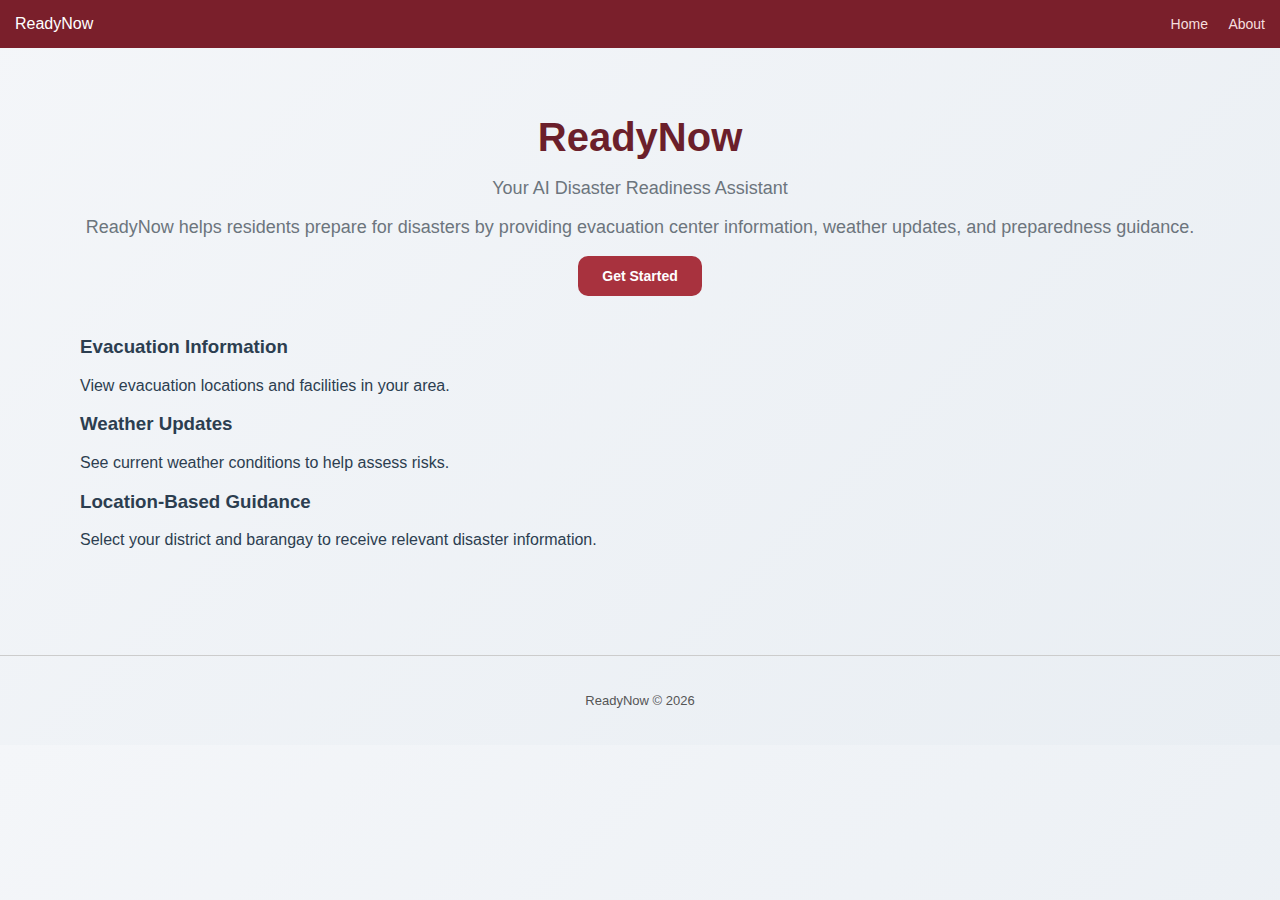
<file: index.html>
<!DOCTYPE html>
<html lang="en">

<head>
<meta charset="UTF-8">
<title>ReadyNow</title>

<link href="https://fonts.googleapis.com/css2?family=Inter:wght@300;400;500;600;700&family=Poppins:wght@500;600;700&display=swap" rel="stylesheet">

<link rel="stylesheet" href="style.css">

</head>

<body>


<header class="main-header">

<div class="logo">ReadyNow</div>

<nav>
<a href="index.html">Home</a>
<a href="about.html">About</a>
</nav>

</header>


<main class="page-container">


<section class="hero">

<h1>ReadyNow</h1>

<p>Your AI Disaster Readiness Assistant</p>

<p>
ReadyNow helps residents prepare for disasters by providing evacuation center information,
weather updates, and preparedness guidance.
</p>

<a href="selection.html">
<button>Get Started</button>
</a>

</section>


<section class="feature-grid">

<div class="feature-card">

<h3>Evacuation Information</h3>

<p>
View evacuation locations and facilities in your area.
</p>

</div>


<div class="feature-card">

<h3>Weather Updates</h3>

<p>
See current weather conditions to help assess risks.
</p>

</div>


<div class="feature-card">

<h3>Location-Based Guidance</h3>

<p>
Select your district and barangay to receive relevant disaster information.
</p>

</div>

</section>


</main>


<footer>

<p>ReadyNow © 2026</p>

</footer>


</body>

</html>
</file>
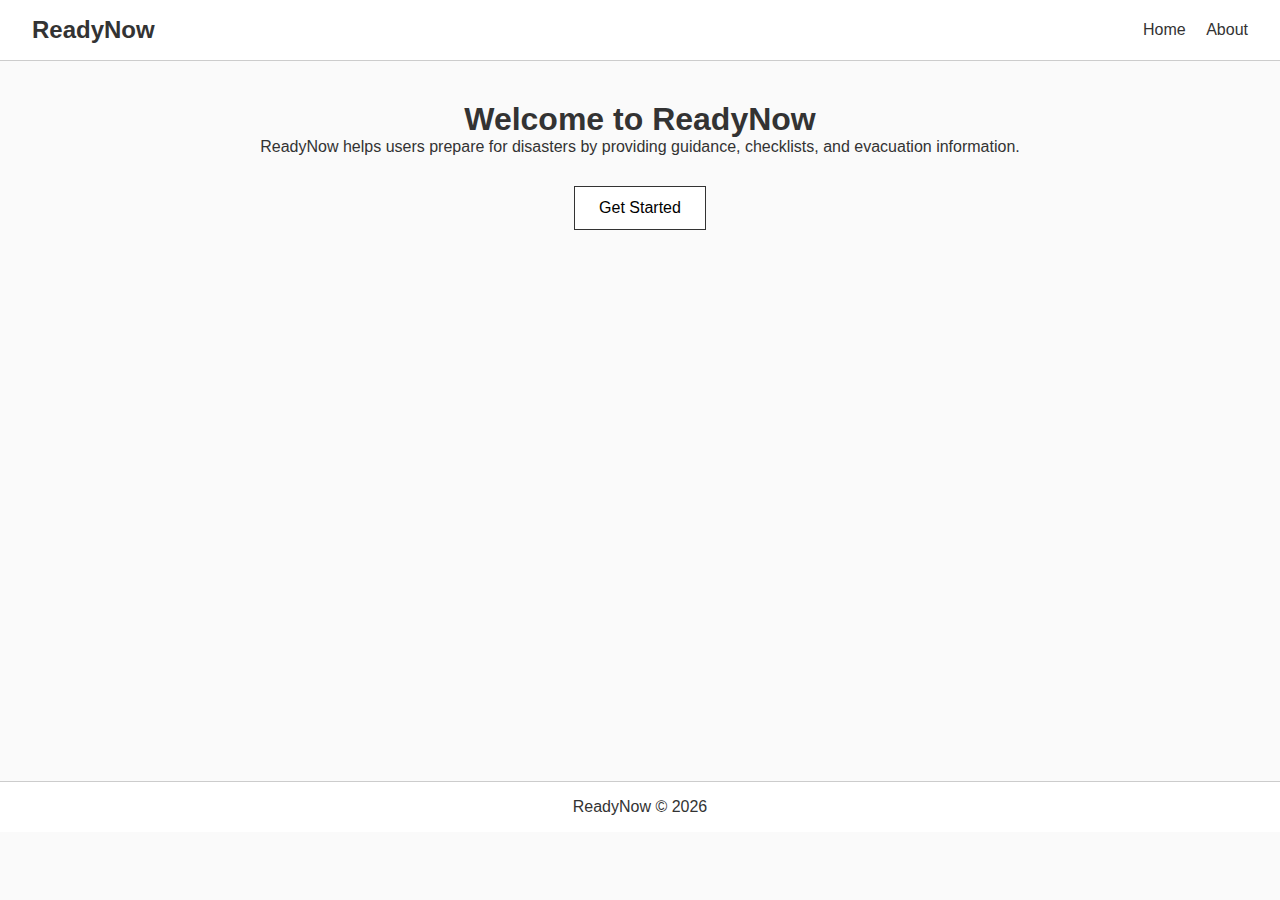
<file: app/index.html>
<!DOCTYPE html>
<html lang="en">
<head>
  <meta charset="UTF-8" />
  <title>ReadyNow</title>
  <link rel="stylesheet" href="style.css" />
</head>
<body>

<header>
  <h2>ReadyNow</h2>
  <nav>
    <a href="index.html">Home</a>
    <a href="about.html">About</a>
  </nav>
</header>

<main class="center">
  <h1>Welcome to ReadyNow</h1>
  <p class="section">
    ReadyNow helps users prepare for disasters by providing guidance,
    checklists, and evacuation information.
  </p>

  <a href="disaster.html">
    <button>Get Started</button>
  </a>
</main>

<footer>
  <p>ReadyNow © 2026</p>
</footer>

</body>
</html>
</file>
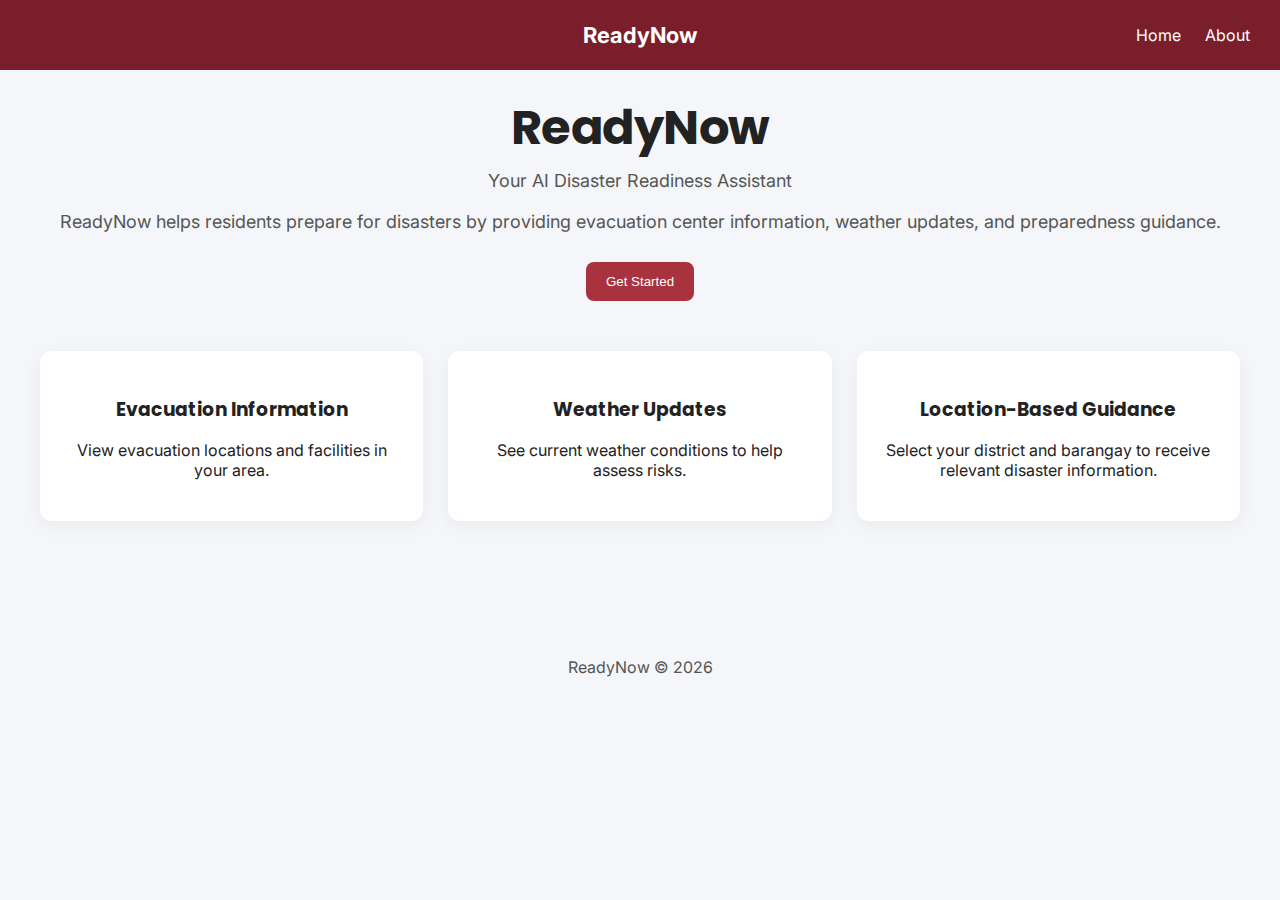
<file: main/index.html>
<!DOCTYPE html>
<html lang="en">

<head>
<meta charset="UTF-8">
<meta name="viewport" content="width=device-width, initial-scale=1.0">
<title>ReadyNow</title>

<link href="https://fonts.googleapis.com/css2?family=Inter:wght@300;400;500;600;700&family=Poppins:wght@500;600;700&display=swap" rel="stylesheet">

<link rel="stylesheet" href="style.css">

</head>

<body>

<header class="main-header">

<div class="logo">ReadyNow</div>

<nav>
<a href="index.html">Home</a>
<a href="about.html">About</a>
</nav>

</header>


<main class="page-container">

<section class="hero">

<h1>ReadyNow</h1>

<p>Your AI Disaster Readiness Assistant</p>

<p>
ReadyNow helps residents prepare for disasters by providing evacuation center information,
weather updates, and preparedness guidance.
</p>

<a href="dashboard.html">
<button>Get Started</button>
</a>

</section>


<section class="feature-grid">

<div class="feature-card">
<h3>Evacuation Information</h3>
<p>View evacuation locations and facilities in your area.</p>
</div>

<div class="feature-card">
<h3>Weather Updates</h3>
<p>See current weather conditions to help assess risks.</p>
</div>

<div class="feature-card">
<h3>Location-Based Guidance</h3>
<p>Select your district and barangay to receive relevant disaster information.</p>
</div>

</section>

</main>

<footer>
<p>ReadyNow © 2026</p>
</footer>

</body>

</html>
</file>
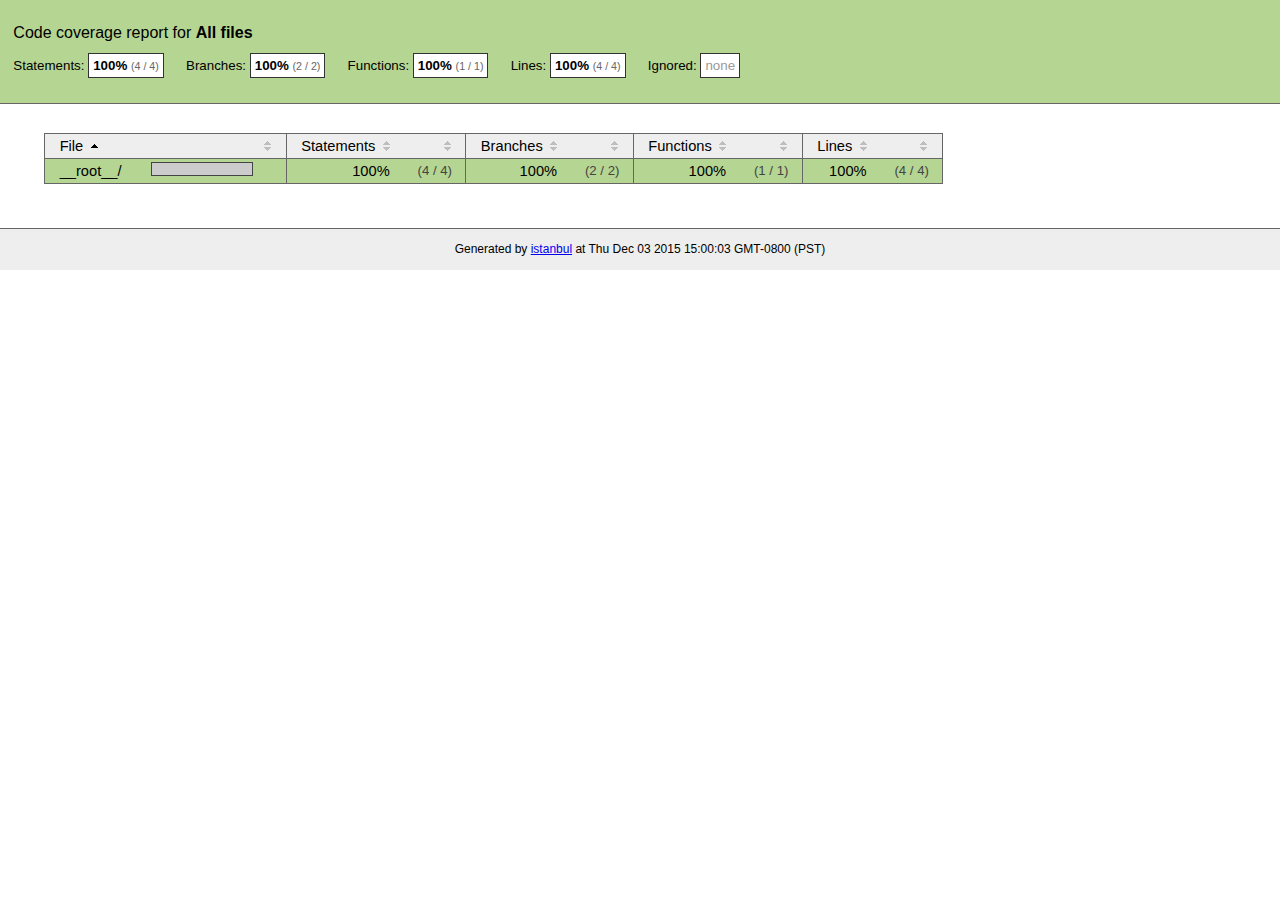
<file: node_modules/unique-filename/coverage/index.html>
<!doctype html>
<html lang="en">
<head>
    <title>Code coverage report for All files</title>
    <meta charset="utf-8">
    <link rel="stylesheet" href="prettify.css">
    <link rel="stylesheet" href="base.css">
    <style type='text/css'>
        div.coverage-summary .sorter {
            background-image: url(sort-arrow-sprite.png);
        }
    </style>
</head>
<body>
<div class="header high">
    <h1>Code coverage report for <span class="entity">All files</span></h1>
    <h2>
        Statements: <span class="metric">100% <small>(4 / 4)</small></span> &nbsp;&nbsp;&nbsp;&nbsp;
        Branches: <span class="metric">100% <small>(2 / 2)</small></span> &nbsp;&nbsp;&nbsp;&nbsp;
        Functions: <span class="metric">100% <small>(1 / 1)</small></span> &nbsp;&nbsp;&nbsp;&nbsp;
        Lines: <span class="metric">100% <small>(4 / 4)</small></span> &nbsp;&nbsp;&nbsp;&nbsp;
        Ignored: <span class="metric"><span class="ignore-none">none</span></span> &nbsp;&nbsp;&nbsp;&nbsp;
    </h2>
    <div class="path"></div>
</div>
<div class="body">
<div class="coverage-summary">
<table>
<thead>
<tr>
   <th data-col="file" data-fmt="html" data-html="true" class="file">File</th>
   <th data-col="pic" data-type="number" data-fmt="html" data-html="true" class="pic"></th>
   <th data-col="statements" data-type="number" data-fmt="pct" class="pct">Statements</th>
   <th data-col="statements_raw" data-type="number" data-fmt="html" class="abs"></th>
   <th data-col="branches" data-type="number" data-fmt="pct" class="pct">Branches</th>
   <th data-col="branches_raw" data-type="number" data-fmt="html" class="abs"></th>
   <th data-col="functions" data-type="number" data-fmt="pct" class="pct">Functions</th>
   <th data-col="functions_raw" data-type="number" data-fmt="html" class="abs"></th>
   <th data-col="lines" data-type="number" data-fmt="pct" class="pct">Lines</th>
   <th data-col="lines_raw" data-type="number" data-fmt="html" class="abs"></th>
</tr>
</thead>
<tbody><tr>
	<td class="file high" data-value="__root__/"><a href="__root__/index.html">__root__/</a></td>
	<td data-value="100" class="pic high"><span class="cover-fill cover-full" style="width: 100px;"></span><span class="cover-empty" style="width:0px;"></span></td>
	<td data-value="100" class="pct high">100%</td>
	<td data-value="4" class="abs high">(4&nbsp;/&nbsp;4)</td>
	<td data-value="100" class="pct high">100%</td>
	<td data-value="2" class="abs high">(2&nbsp;/&nbsp;2)</td>
	<td data-value="100" class="pct high">100%</td>
	<td data-value="1" class="abs high">(1&nbsp;/&nbsp;1)</td>
	<td data-value="100" class="pct high">100%</td>
	<td data-value="4" class="abs high">(4&nbsp;/&nbsp;4)</td>
	</tr>

</tbody>
</table>
</div>
</div>
<div class="footer">
    <div class="meta">Generated by <a href="http://istanbul-js.org/" target="_blank">istanbul</a> at Thu Dec 03 2015 15:00:03 GMT-0800 (PST)</div>
</div>
<script src="prettify.js"></script>
<script>
window.onload = function () {
        if (typeof prettyPrint === 'function') {
            prettyPrint();
        }
};
</script>
<script src="sorter.js"></script>
</body>
</html>
</file>
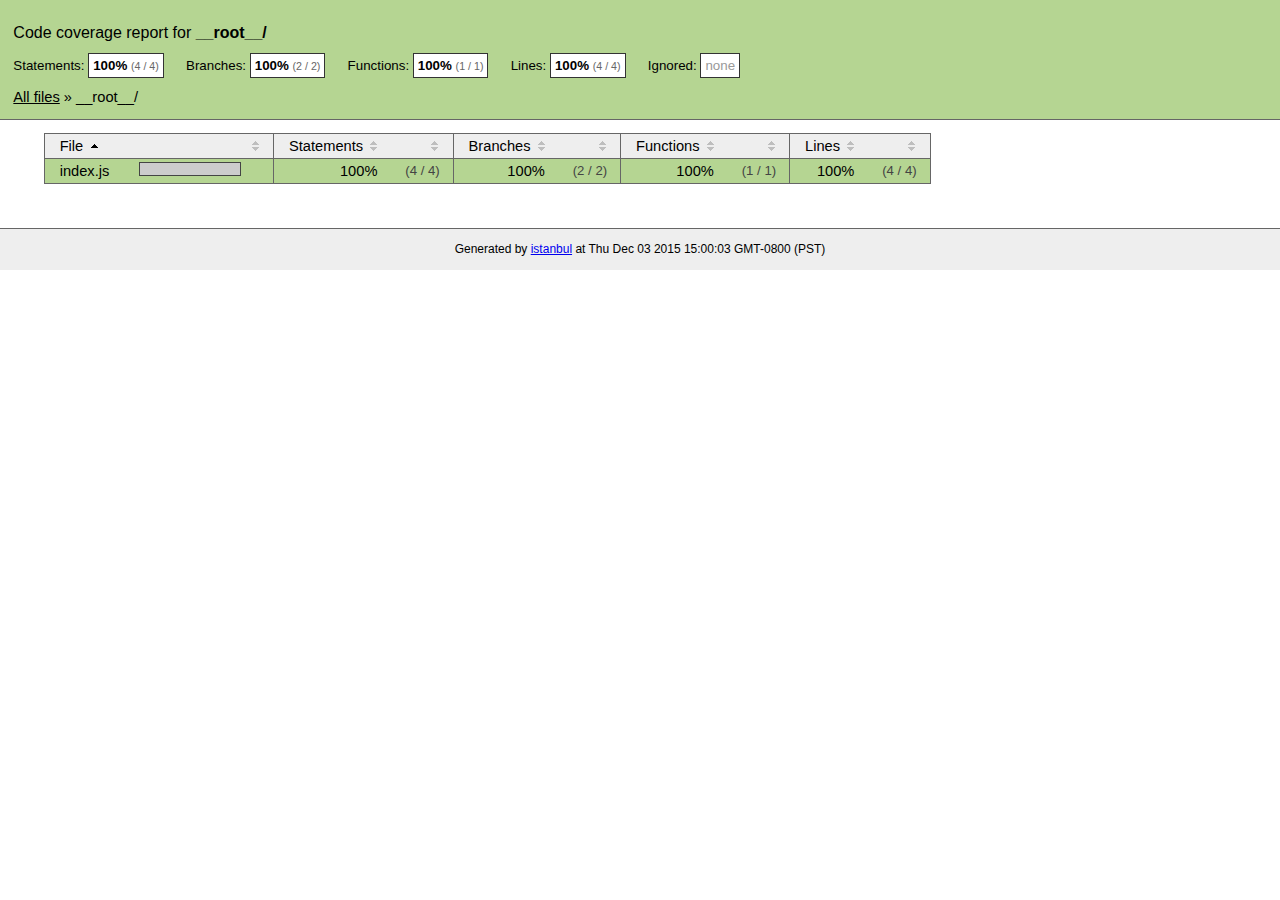
<file: node_modules/unique-filename/coverage/__root__/index.html>
<!doctype html>
<html lang="en">
<head>
    <title>Code coverage report for __root__/</title>
    <meta charset="utf-8">
    <link rel="stylesheet" href="../prettify.css">
    <link rel="stylesheet" href="../base.css">
    <style type='text/css'>
        div.coverage-summary .sorter {
            background-image: url(../sort-arrow-sprite.png);
        }
    </style>
</head>
<body>
<div class="header high">
    <h1>Code coverage report for <span class="entity">__root__/</span></h1>
    <h2>
        Statements: <span class="metric">100% <small>(4 / 4)</small></span> &nbsp;&nbsp;&nbsp;&nbsp;
        Branches: <span class="metric">100% <small>(2 / 2)</small></span> &nbsp;&nbsp;&nbsp;&nbsp;
        Functions: <span class="metric">100% <small>(1 / 1)</small></span> &nbsp;&nbsp;&nbsp;&nbsp;
        Lines: <span class="metric">100% <small>(4 / 4)</small></span> &nbsp;&nbsp;&nbsp;&nbsp;
        Ignored: <span class="metric"><span class="ignore-none">none</span></span> &nbsp;&nbsp;&nbsp;&nbsp;
    </h2>
    <div class="path"><a href="../index.html">All files</a> &#187; __root__/</div>
</div>
<div class="body">
<div class="coverage-summary">
<table>
<thead>
<tr>
   <th data-col="file" data-fmt="html" data-html="true" class="file">File</th>
   <th data-col="pic" data-type="number" data-fmt="html" data-html="true" class="pic"></th>
   <th data-col="statements" data-type="number" data-fmt="pct" class="pct">Statements</th>
   <th data-col="statements_raw" data-type="number" data-fmt="html" class="abs"></th>
   <th data-col="branches" data-type="number" data-fmt="pct" class="pct">Branches</th>
   <th data-col="branches_raw" data-type="number" data-fmt="html" class="abs"></th>
   <th data-col="functions" data-type="number" data-fmt="pct" class="pct">Functions</th>
   <th data-col="functions_raw" data-type="number" data-fmt="html" class="abs"></th>
   <th data-col="lines" data-type="number" data-fmt="pct" class="pct">Lines</th>
   <th data-col="lines_raw" data-type="number" data-fmt="html" class="abs"></th>
</tr>
</thead>
<tbody><tr>
	<td class="file high" data-value="index.js"><a href="index.js.html">index.js</a></td>
	<td data-value="100" class="pic high"><span class="cover-fill cover-full" style="width: 100px;"></span><span class="cover-empty" style="width:0px;"></span></td>
	<td data-value="100" class="pct high">100%</td>
	<td data-value="4" class="abs high">(4&nbsp;/&nbsp;4)</td>
	<td data-value="100" class="pct high">100%</td>
	<td data-value="2" class="abs high">(2&nbsp;/&nbsp;2)</td>
	<td data-value="100" class="pct high">100%</td>
	<td data-value="1" class="abs high">(1&nbsp;/&nbsp;1)</td>
	<td data-value="100" class="pct high">100%</td>
	<td data-value="4" class="abs high">(4&nbsp;/&nbsp;4)</td>
	</tr>

</tbody>
</table>
</div>
</div>
<div class="footer">
    <div class="meta">Generated by <a href="http://istanbul-js.org/" target="_blank">istanbul</a> at Thu Dec 03 2015 15:00:03 GMT-0800 (PST)</div>
</div>
<script src="../prettify.js"></script>
<script>
window.onload = function () {
        if (typeof prettyPrint === 'function') {
            prettyPrint();
        }
};
</script>
<script src="../sorter.js"></script>
</body>
</html>
</file>
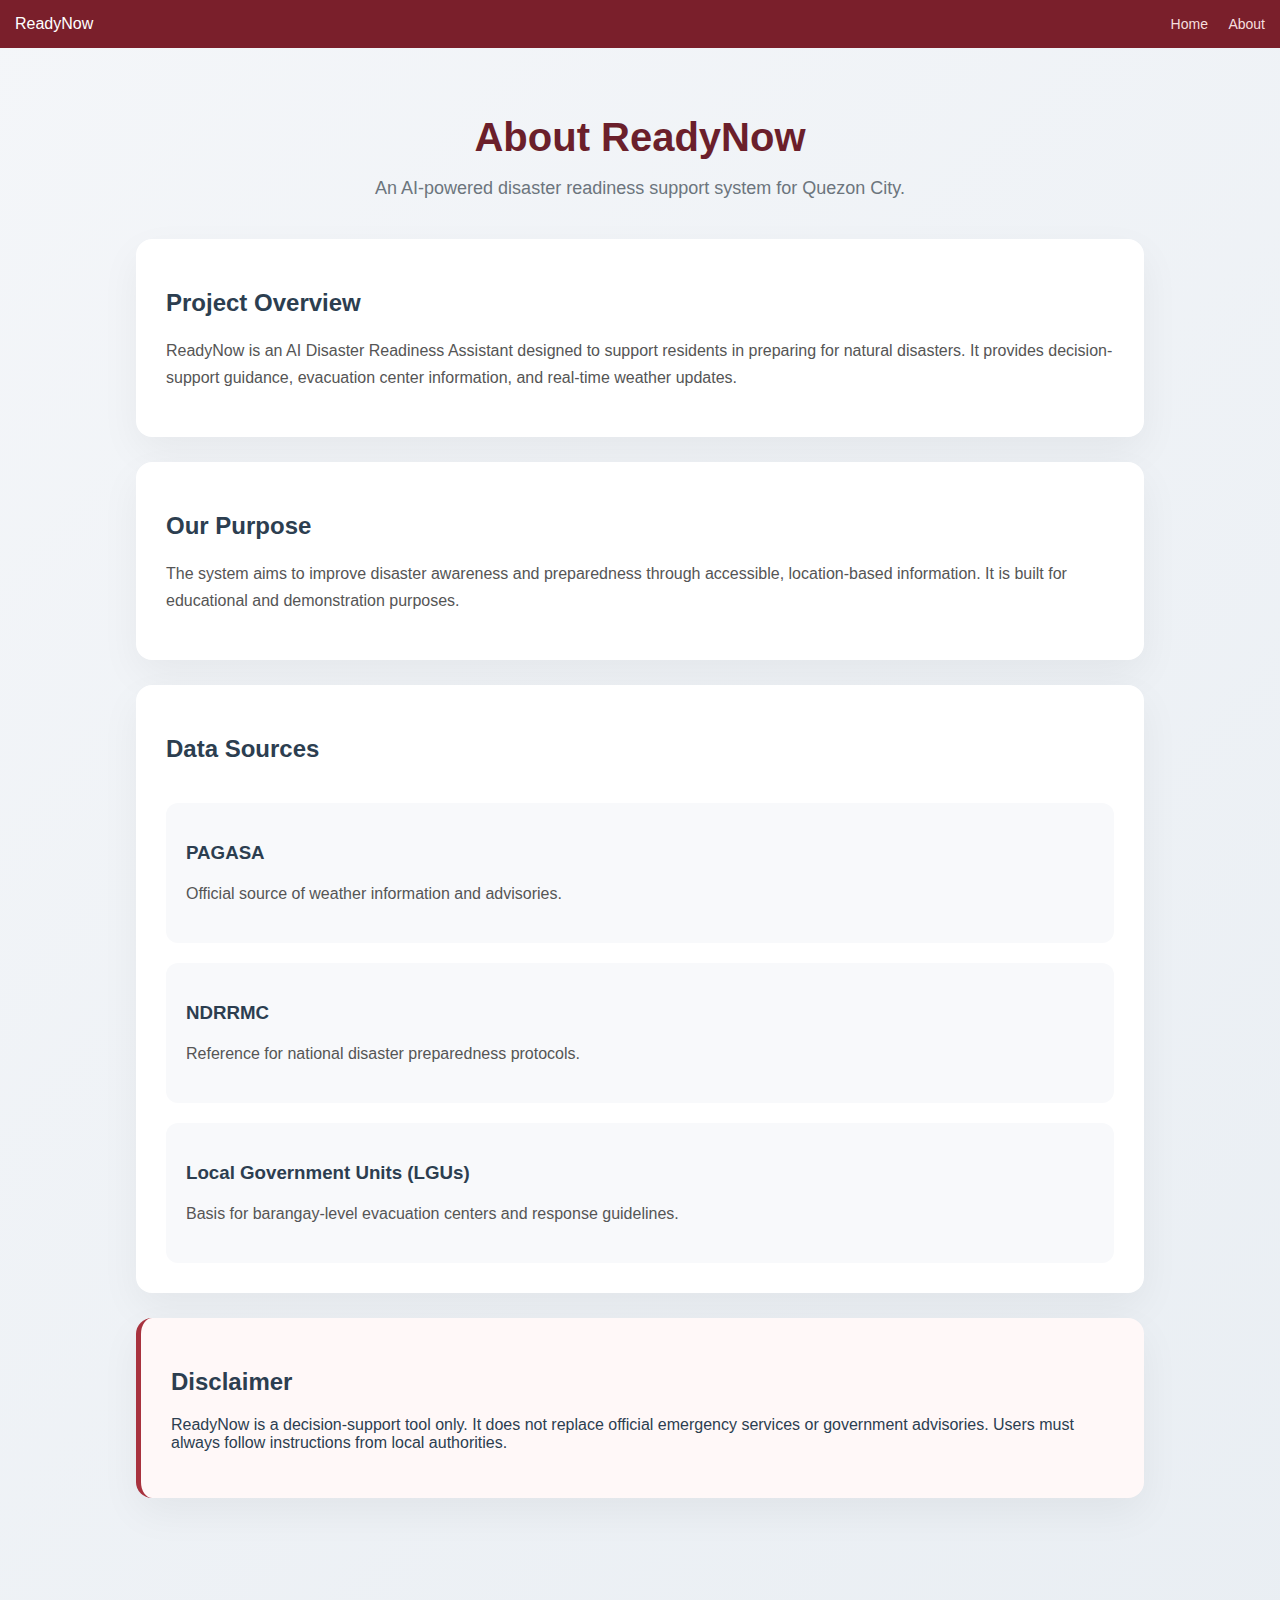
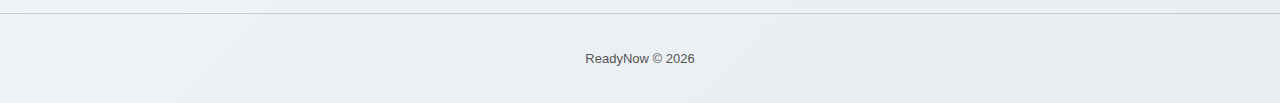
<file: about.html>
<!DOCTYPE html>
<html lang="en">
<head>
  <meta charset="UTF-8" />
  <title>About ReadyNow</title>
  <link href="https://fonts.googleapis.com/css2?family=Inter:wght@300;400;500;600;700&family=Poppins:wght@500;600;700&display=swap" rel="stylesheet">
  <link rel="stylesheet" href="style.css" />
</head>
<body>

<header class="main-header">
  <div class="logo">ReadyNow</div>
  <nav>
    <a href="index.html">Home</a>
    <a href="about.html">About</a>
  </nav>
</header>

<main class="page-container">

  <section class="hero">
    <h1>About ReadyNow</h1>
    <p>An AI-powered disaster readiness support system for Quezon City.</p>
  </section>

  <section class="card about-section">
    <h2>Project Overview</h2>
    <p>
      ReadyNow is an AI Disaster Readiness Assistant designed to support
      residents in preparing for natural disasters. It provides
      decision-support guidance, evacuation center information,
      and real-time weather updates.
    </p>
  </section>

  <section class="card about-section">
    <h2>Our Purpose</h2>
    <p>
      The system aims to improve disaster awareness and preparedness
      through accessible, location-based information.
      It is built for educational and demonstration purposes.
    </p>
  </section>

  <section class="card about-section sources-section">
    <h2>Data Sources</h2>

    <div class="source-item">
      <h3>PAGASA</h3>
      <p>Official source of weather information and advisories.</p>
    </div>

    <div class="source-item">
      <h3>NDRRMC</h3>
      <p>Reference for national disaster preparedness protocols.</p>
    </div>

    <div class="source-item">
      <h3>Local Government Units (LGUs)</h3>
      <p>Basis for barangay-level evacuation centers and response guidelines.</p>
    </div>
  </section>

  <section class="card disclaimer-section">
    <h2>Disclaimer</h2>
    <p>
      ReadyNow is a decision-support tool only.
      It does not replace official emergency services
      or government advisories.
      Users must always follow instructions from local authorities.
    </p>
  </section>

</main>

<footer>
  <p>ReadyNow © 2026</p>
</footer>

</body>
</html>
</file>
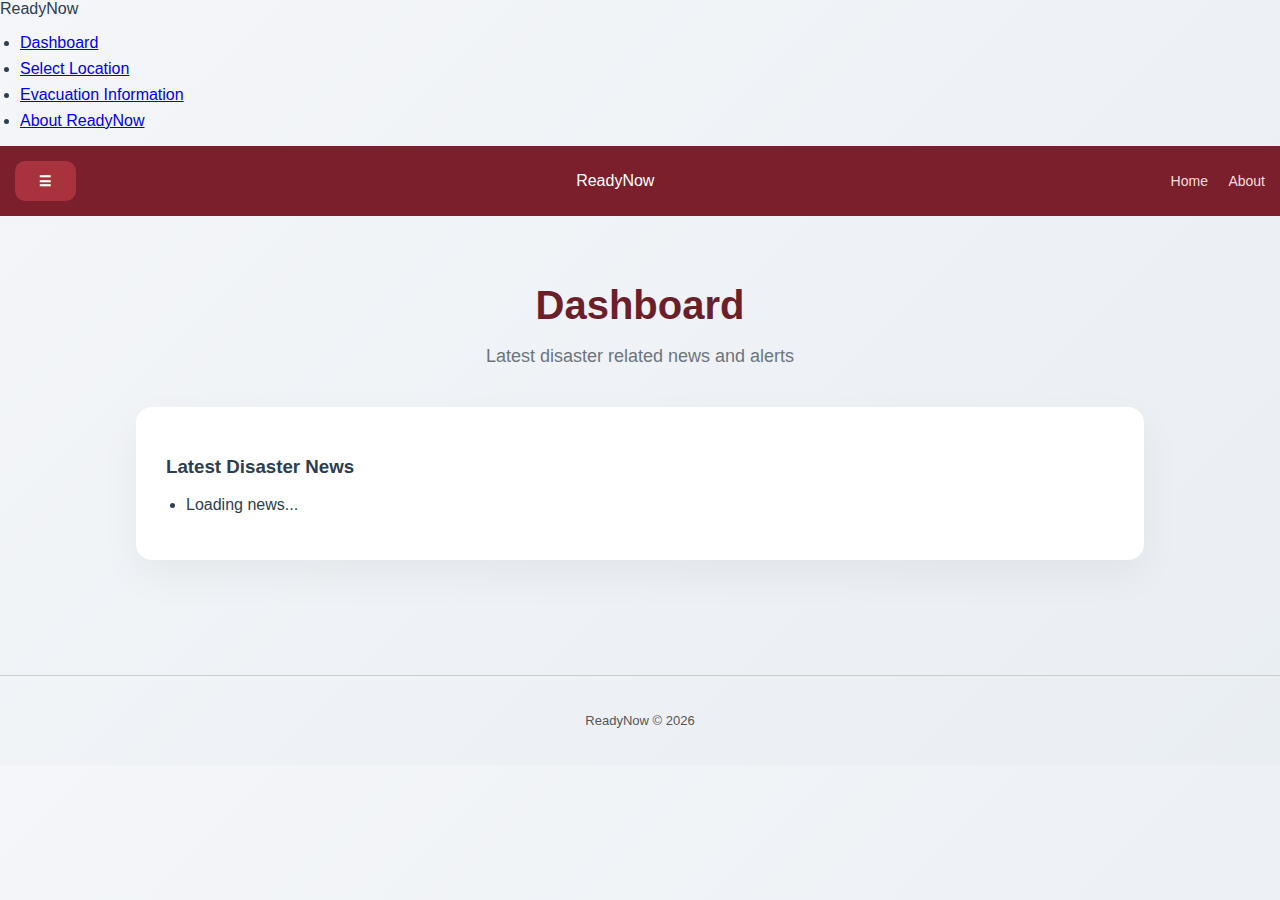
<file: dashboard.html>
<!DOCTYPE html>
<html lang="en">
<head>
<meta charset="UTF-8">
<title>Dashboard - ReadyNow</title>

<link href="https://fonts.googleapis.com/css2?family=Inter:wght@300;400;500;600;700&family=Poppins:wght@500;600;700&display=swap" rel="stylesheet">
<link rel="stylesheet" href="style.css">

</head>

<body>

<div class="sidebar">

<div class="sidebar-logo">ReadyNow</div>

<ul class="sidebar-menu">
<li><a href="dashboard.html">Dashboard</a></li>
<li><a href="selection.html">Select Location</a></li>
<li><a href="map.html">Evacuation Information</a></li>
<li><a href="about.html">About ReadyNow</a></li>
</ul>

</div>


<header class="main-header">

<button class="menu-toggle" onclick="toggleSidebar()">☰</button>

<div class="logo">ReadyNow</div>

<nav>
<a href="index.html">Home</a>
<a href="about.html">About</a>
</nav>

</header>


<main class="page-container">

<section class="hero">
<h1>Dashboard</h1>
<p>Latest disaster related news and alerts</p>
</section>


<div class="card">

<h3>Latest Disaster News</h3>

<ul id="newsList">
<li>Loading news...</li>
</ul>

</div>

</main>


<footer>
<p>ReadyNow © 2026</p>
</footer>


<script>

function toggleSidebar(){
document.querySelector(".sidebar").classList.toggle("open");
}

/* DISASTER NEWS */

fetch("https://api.rss2json.com/v1/api.json?rss_url=https://news.google.com/rss/search?q=philippines+disaster&hl=en-PH&gl=PH&ceid=PH:en")
.then(res => res.json())
.then(data => {

const list = document.getElementById("newsList");
list.innerHTML="";

data.items.slice(0,5).forEach(news=>{

const li=document.createElement("li");

li.innerHTML=`<a href="${news.link}" target="_blank">${news.title}</a>`;

list.appendChild(li);

});

});

</script>

</body>
</html>
</file>
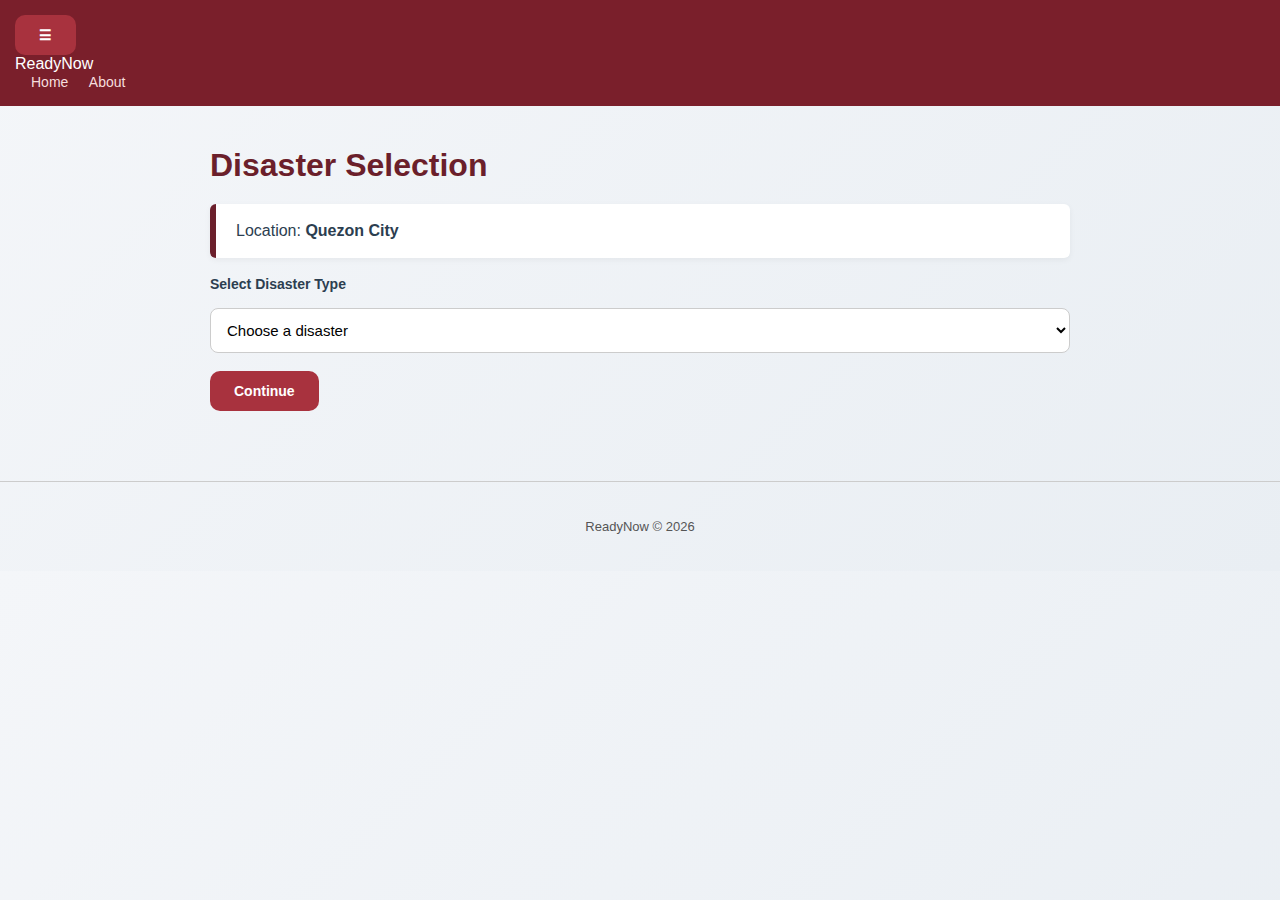
<file: disaster.html>
<!DOCTYPE html>
<html lang="en">
<head>
  <meta charset="UTF-8" />
  <title>Disaster Selection</title>
  <link href="https://fonts.googleapis.com/css2?family=Inter:wght@300;400;500;600;700&family=Poppins:wght@500;600;700&display=swap" rel="stylesheet">
  <link rel="stylesheet" href="style.css" />
</head>
<body>

<div class="main-content">

<header class="main-header">

<div class="header-container">

<button class="menu-toggle" onclick="toggleSidebar()">☰</button>

<div class="logo">ReadyNow</div>

<nav>
<a href="index.html">Home</a>
<a href="about.html">About</a>
</nav>

</div>

</header>

<main>
  <h1>Disaster Selection</h1>

  <p class="section">
    Location: <strong>Quezon City</strong>
  </p>

  <div class="form-group">
    <label>Select Disaster Type</label>
    <select id="disaster">
      <option value="">Choose a disaster</option>
      <option value="typhoon">Typhoon (Bagyo)</option>
      <option value="earthquake">Earthquake (Lindol)</option>
      <option value="flood">Flood (Baha)</option>
      <option value="fire">Fire (Sunog)</option>
      <option value="landslide">Landslide (Pagguho ng Lupa)</option>
    </select>
  </div>

  <button onclick="goToPreparedness()">Continue</button>
</main>

<footer>
  <p>ReadyNow © 2026</p>
</footer>

<script>
  function goToPreparedness() {
    const disaster = document.getElementById("disaster").value;

    if (!disaster) {
      alert("Please select a disaster type.");
      return;
    }

    window.location.href =
      "preparedness.html?disaster=" + disaster;
  }
</script>

</body>
</html>
</file>
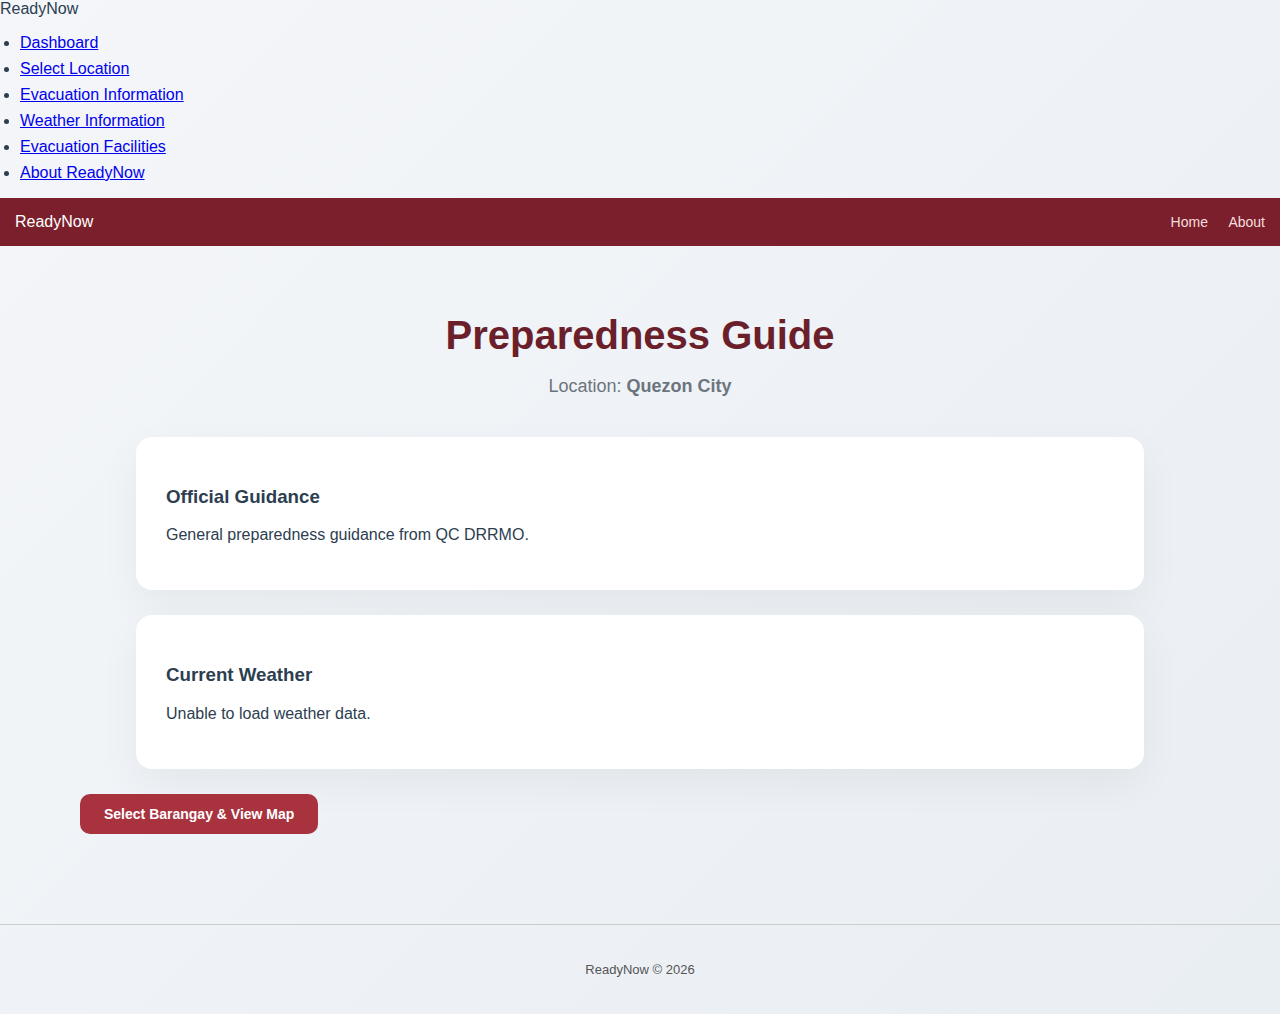
<file: preparedness.html>
<!DOCTYPE html>
<html lang="en">
<head>
<meta charset="UTF-8">
<title>Preparedness Guide</title>
<link href="https://fonts.googleapis.com/css2?family=Inter:wght@300;400;500;600;700&family=Poppins:wght@500;600;700&display=swap" rel="stylesheet">
<link rel="stylesheet" href="style.css">
</head>

<body>

<div class="sidebar">

<div class="sidebar-logo">ReadyNow</div>

<ul class="sidebar-menu">
<li><a href="dashboard.html">Dashboard</a></li>
<li><a href="selection.html">Select Location</a></li>
<li><a href="map.html">Evacuation Information</a></li>
<li><a href="map.html#weather">Weather Information</a></li>
<li><a href="map.html#facilities">Evacuation Facilities</a></li>
<li><a href="about.html">About ReadyNow</a></li>
</ul>

</div>

<div class="main-content">

<header class="main-header">
<div class="logo">ReadyNow</div>
<nav>
<a href="index.html">Home</a>
<a href="about.html">About</a>
</nav>
</header>

<main class="page-container">

<section class="hero">
<h1>Preparedness Guide</h1>
<p>Location: <strong>Quezon City</strong></p>
</section>

<div class="card">
<h3>Official Guidance</h3>
<p id="ai-output">Loading guidance...</p>
</div>

<div class="card">
<h3>Current Weather</h3>
<p id="weather-prep">Loading weather data...</p>
</div>

<a href="selection.html">
<button>Select Barangay & View Map</button>
</a>

</main>

<footer>
<p>ReadyNow © 2026</p>
</footer>

</div>

<script>

const params = new URLSearchParams(window.location.search);
const disaster = params.get("disaster");

let guidance = "General preparedness guidance from QC DRRMO.";

if (disaster === "typhoon"){
guidance="Monitor weather updates. Prepare Go Bag. Evacuate when advised by QC DRRMO.";
}
else if (disaster === "earthquake"){
guidance="Duck, Cover, and Hold. Stay away from windows. Evacuate to designated areas.";
}
else if (disaster === "flood"){
guidance="Move to higher ground. Avoid flooded roads. Follow LGU evacuation advisories.";
}
else if (disaster === "fire"){
guidance="Evacuate immediately. Do not use elevators. Contact emergency hotlines.";
}
else if (disaster === "landslide"){
guidance="Evacuate to safer grounds. Monitor warnings. Avoid landslide-prone areas.";
}

document.getElementById("ai-output").innerText=guidance;

fetch(`https://api.openweathermap.org/data/2.5/weather?q=Quezon City,PH&units=metric&appid=585f6af2cbff1e00738777e8c9af0136`)
.then(res=>res.json())
.then(data=>{

if(data.main){
document.getElementById("weather-prep").innerText=
`Temperature: ${data.main.temp}°C | Condition: ${data.weather[0].description}`;
}

})
.catch(()=>{
document.getElementById("weather-prep").innerText="Unable to load weather data.";
});

</script>

</body>
</html>
</file>
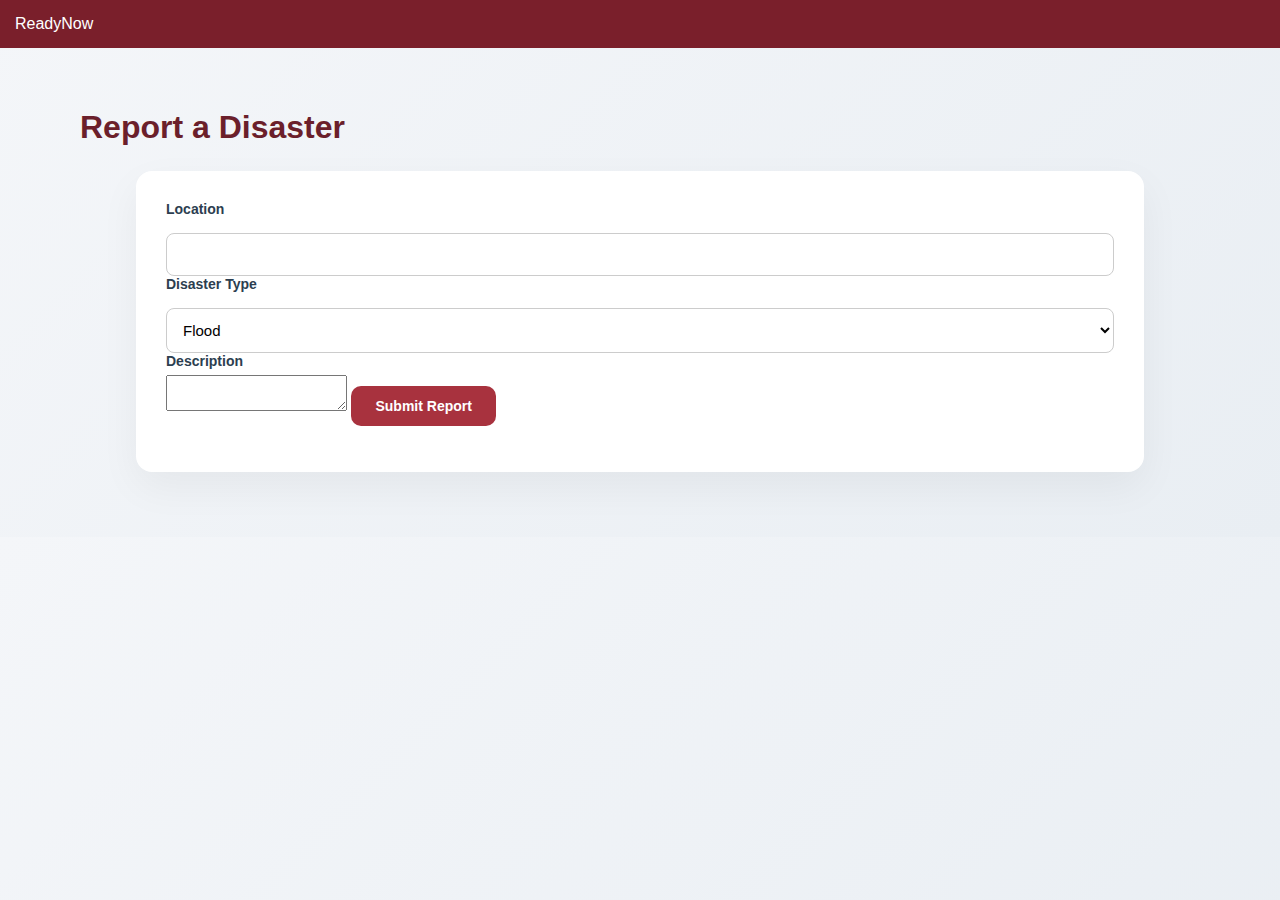
<file: report.html>
<!DOCTYPE html>
<html>
<head>
<title>Report Disaster</title>
<link rel="stylesheet" href="style.css">
</head>

<body>

<header class="main-header">
<div class="logo">ReadyNow</div>
</header>

<main class="page-container">

<h1>Report a Disaster</h1>

<div class="card">

<label>Location</label>
<input id="location">

<label>Disaster Type</label>
<select id="disaster">
<option>Flood</option>
<option>Fire</option>
<option>Landslide</option>
<option>Earthquake</option>
</select>

<label>Description</label>
<textarea id="description"></textarea>

<button onclick="submitReport()">Submit Report</button>

<p id="status"></p>

</div>

</main>

<script>

async function submitReport(){

const location = document.getElementById("location").value;
const disaster = document.getElementById("disaster").value;
const description = document.getElementById("description").value;

const res = await fetch("/api/report",{
method:"POST",
headers:{ "Content-Type":"application/json" },
body:JSON.stringify({ location, disaster, description })
});

const data = await res.json();

document.getElementById("status").innerText = data.message;

}

</script>

</body>
</html>
</file>
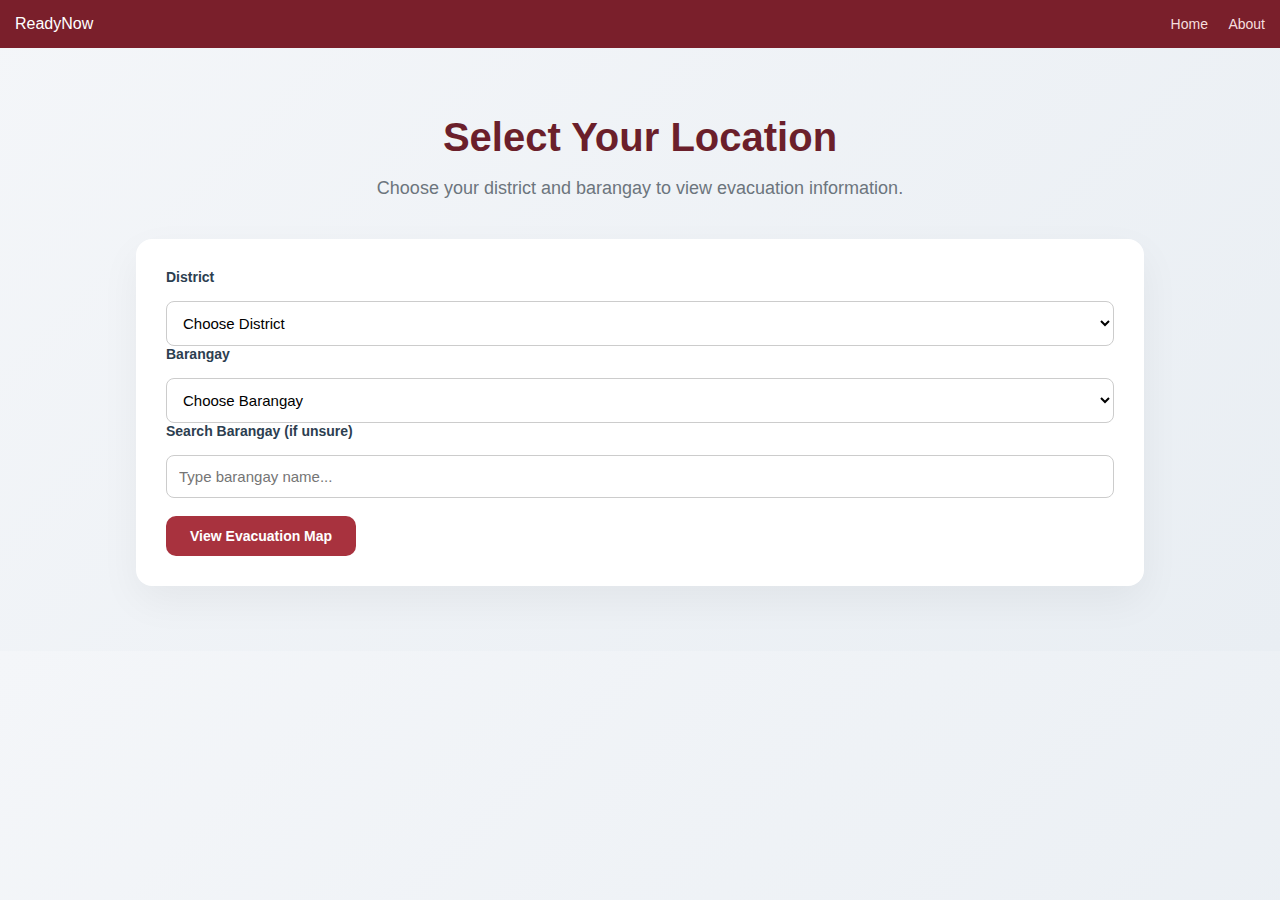
<file: selection.html>
<!DOCTYPE html>
<html>
<head>
<meta charset="UTF-8">
<title>Select Location – ReadyNow</title>
<link href="https://fonts.googleapis.com/css2?family=Inter:wght@300;400;500;600;700&family=Poppins:wght@500;600;700&display=swap" rel="stylesheet">
<link rel="stylesheet" href="style.css">
</head>
<body>

<header class="main-header">
  <div class="logo">ReadyNow</div>
  <nav>
    <a href="index.html">Home</a>
    <a href="about.html">About</a>
  </nav>
</header>

<main class="page-container">

<section class="hero">

<h1>Select Your Location</h1>

<p>
Choose your district and barangay to view evacuation information.
</p>

</section>

<div class="card">

<label>District</label>
<select id="districtSelect">
<option value="">Choose District</option>
<option>District 1</option>
<option>District 2</option>
<option>District 3</option>
<option>District 4</option>
<option>District 5</option>
<option>District 6</option>
</select>

<label>Barangay</label>
<select id="barangaySelect">
<option value="">Choose Barangay</option>
</select>

<label>Search Barangay (if unsure)</label>
<input type="text" id="searchInput" placeholder="Type barangay name...">

<br><br>

<button onclick="goToMap()">
View Evacuation Map
</button>

</div>

</main>

<script>

const barangayData = {

"District 1": ["Alicia","Bagong Pag-asa","Bahay Toro","Balingasa","Bungad","Damar","Damayan","Del Monte","Katipunan","Lourdes","Maharlika","Manresa","Mariblo","Masambong","Nayong Kanluran","Paang Bundok","Pag-ibig sa Nayon","Paltok","Paraiso","Phil-Am","Project 6","Quirino 2-A","Quirino 2-B","Ramon Magsaysay","Salvacion","San Antonio","San Isidro Labrador","San Jose","Siena","St. Peter","Sta. Lucia","Sta. Cruz","Sta. Teresita","Sto. Cristo","Sto. Domingo","Sto. Niño","Talayan","Vasra","Veterans Village","West Triangle"],

"District 2": ["Bagong Silangan","Batasan Hills","Commonwealth","Holy Spirit","Payatas"],

"District 3": ["Amihan","Bagumbayan","Blue Ridge A","Blue Ridge B","Camp Aguinaldo","Dioquino Zobel","Don Manuel","Duyan-Duyan","E. Rodriguez","East Kamias","Escopa 1","Escopa 2","Escopa 3","Escopa 4","Libis","Loyola Heights","Mangga","Marilag","Masagana","Matandang Balara","Milagrosa","N.S. Amoranto","Pansol","Quirino 2C","Quirino 3A","Quirino 3B","Silangan","Socorro","St. Ignatius","Tagumpay","Ugong Norte","Villa Maria Clara","West Kamias","White Plains"],

"District 4": ["Bagong Lipunan ng Crame","Botocan","Central","Damayang Lagi","Doña Aurora","Doña Imelda","Doña Josefa","Horseshoe","Immaculate Concepcion","Kamuning","Kalusugan","Kaunlaran","Kristong Hari","Krus na Ligas","Laging Handa","Malaya","Mariana","Obrero","Old Capitol Site","Paligsahan","Pinagkaisahan","Pinyahan","Roxas","Sacred Heart","San Isidro Galas","San Martin de Porres","San Roque","San Vicente","Santol","Sikatuna Village","South Triangle","Tatalon","Teachers Village East","Teachers Village West","Valencia"],

"District 5": ["Bagbag","Capri","Fairview","Greater Lagro","Gulod","Kaligayahan","Nagkaisang Nayon","North Fairview","Novaliches Proper","Pasong Putik","San Agustin","San Bartolome","Sta. Monica"],

"District 6": ["Apolonio Samson","Baesa","Balong-Bato","Culiat","New Era","Pasong Tamo","Sangandaan","Sauyo","Talipapa","Tandang Sora","Unang Sigaw","UP Campus","UP Village"]

};

document.getElementById("districtSelect").addEventListener("change", function() {
  const district = this.value;
  const select = document.getElementById("barangaySelect");
  select.innerHTML = '<option value="">Choose Barangay</option>';

  if (!district) return;

  barangayData[district].sort().forEach(brgy => {
    const option = document.createElement("option");
    option.textContent = brgy;
    select.appendChild(option);
  });
});

document.getElementById("searchInput").addEventListener("input", function(){
  const query = this.value.toLowerCase();
  const district = document.getElementById("districtSelect").value;
  if(!district) return;

  const found = barangayData[district].find(b => b.toLowerCase().includes(query));
  if(found){
    document.getElementById("barangaySelect").value = found;
  }
});

function goToMap(){
  const district = document.getElementById("districtSelect").value;
  const barangay = document.getElementById("barangaySelect").value;

  if(!district || !barangay){
    alert("Please select both District and Barangay.");
    return;
  }

  window.location.href =
    `map.html?district=${encodeURIComponent(district)}&barangay=${encodeURIComponent(barangay)}`;
}

</script>

</body>
</html>
</file>
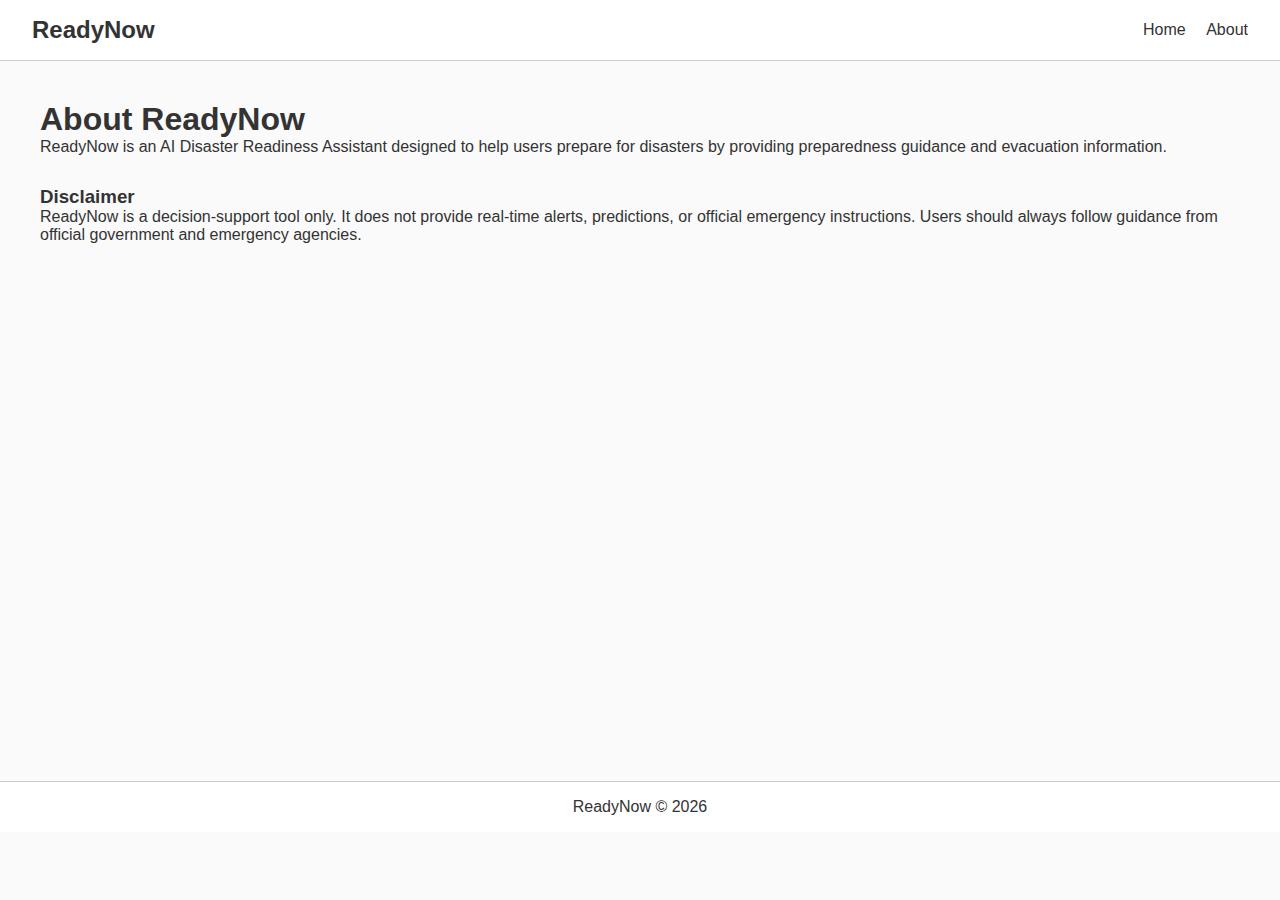
<file: app/about.html>
<!DOCTYPE html>
<html lang="en">
<head>
  <meta charset="UTF-8" />
  <title>About - ReadyNow</title>
  <link rel="stylesheet" href="style.css" />
</head>
<body>

<header>
  <h2>ReadyNow</h2>
  <nav>
    <a href="index.html">Home</a>
    <a href="about.html">About</a>
  </nav>
</header>

<main>
  <h1>About ReadyNow</h1>

  <p class="section">
    ReadyNow is an AI Disaster Readiness Assistant designed to help users
    prepare for disasters by providing preparedness guidance and evacuation
    information.
  </p>

  <h3>Disclaimer</h3>
  <p>
    ReadyNow is a decision-support tool only. It does not provide real-time
    alerts, predictions, or official emergency instructions. Users should
    always follow guidance from official government and emergency agencies.
  </p>
</main>

<footer>
  <p>ReadyNow © 2026</p>
</footer>

</body>
</html>
</file>
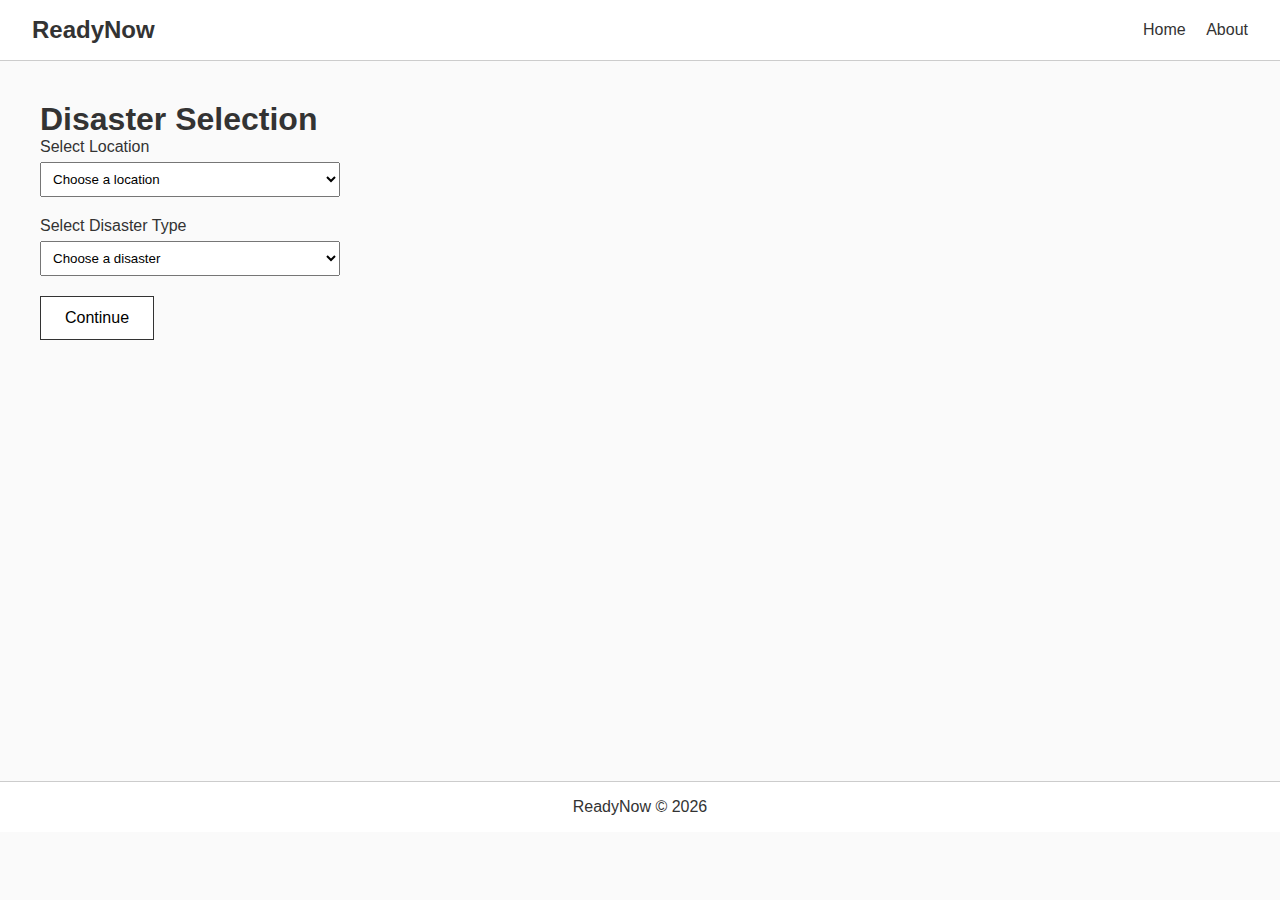
<file: app/disaster.html>
<!DOCTYPE html>
<html lang="en">
<head>
  <meta charset="UTF-8" />
  <title>Disaster Selection - ReadyNow</title>
  <link rel="stylesheet" href="style.css" />
</head>
<body>

<header>
  <h2>ReadyNow</h2>
  <nav>
    <a href="index.html">Home</a>
    <a href="about.html">About</a>
  </nav>
</header>

<main>
  <h1>Disaster Selection</h1>

  <div class="form-group">
    <label>Select Location</label>
    <select>
      <option>Choose a location</option>
      <option>City</option>
      <option>Barangay</option>
    </select>
  </div>

  <div class="form-group">
    <label>Select Disaster Type</label>
    <select>
      <option>Choose a disaster</option>
      <option>Flood</option>
      <option>Earthquake</option>
      <option>Typhoon</option>
    </select>
  </div>

  <button>Continue</button>
</main>

<footer>
  <p>ReadyNow © 2026</p>
</footer>

</body>
</html>
</file>
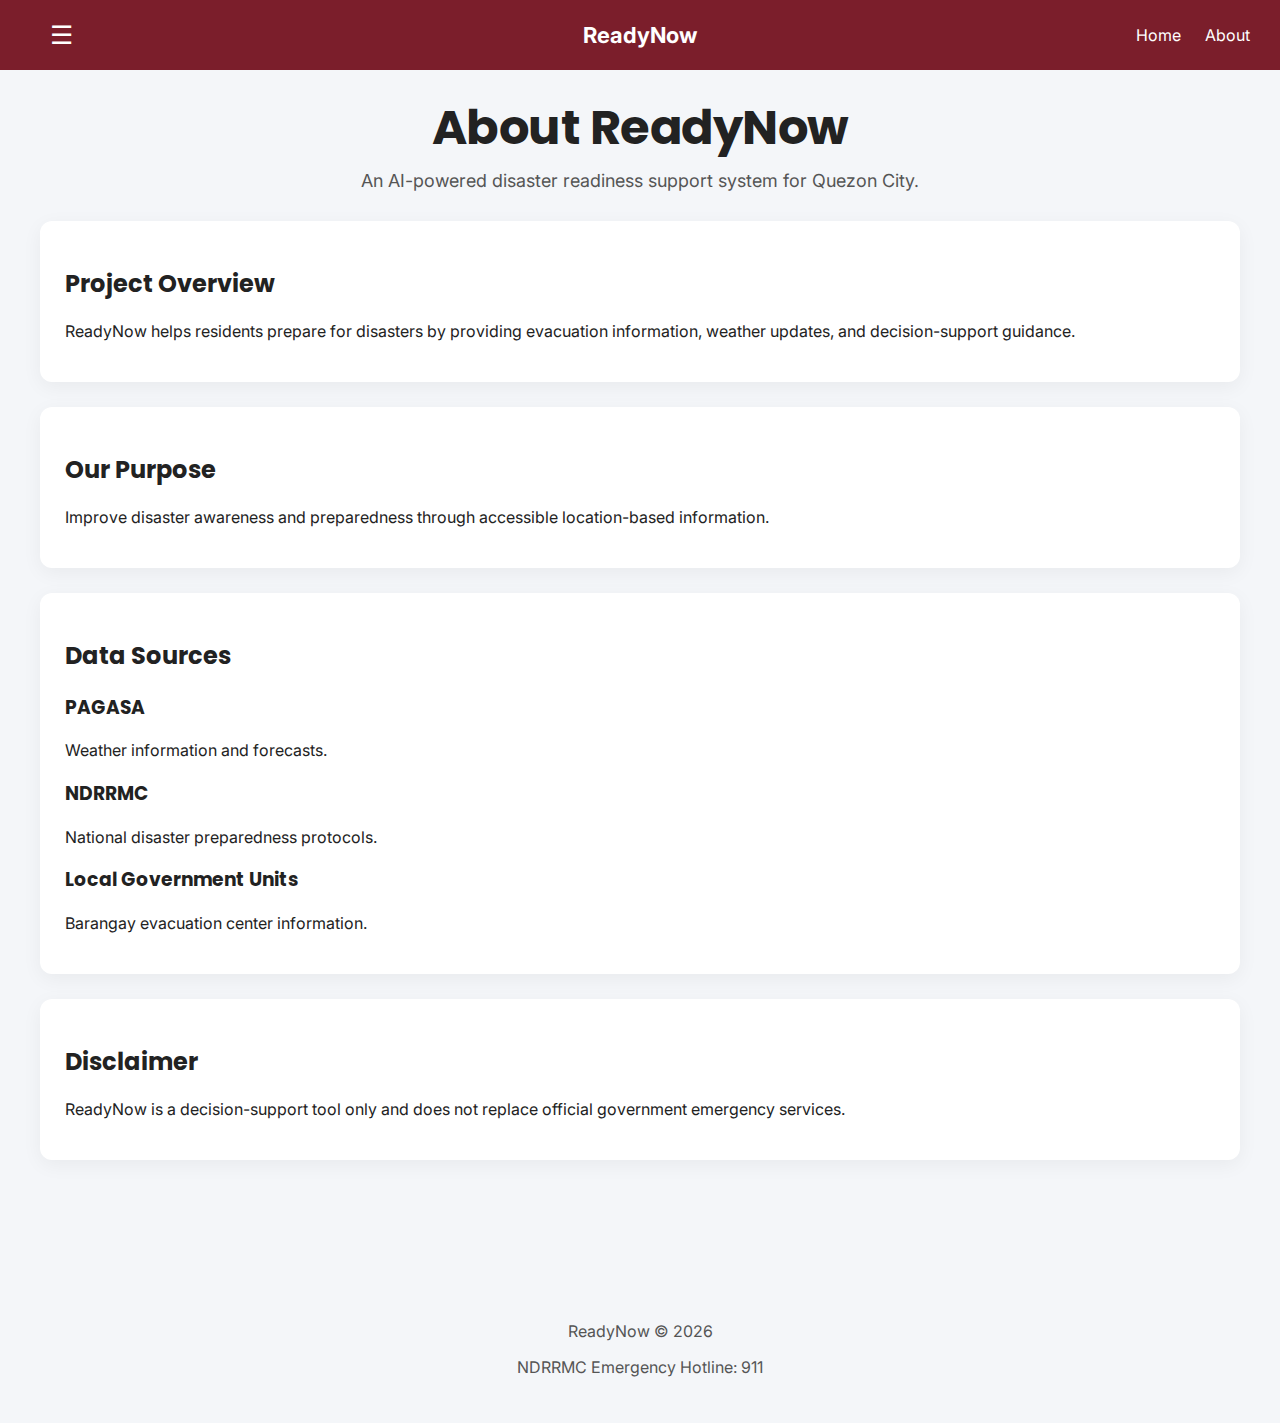
<file: main/about.html>
<!DOCTYPE html>
<html lang="en">
<head>
<meta charset="UTF-8">
<meta name="viewport" content="width=device-width, initial-scale=1.0">
<title>About ReadyNow</title>
<link href="https://fonts.googleapis.com/css2?family=Inter:wght@300;400;500;600;700&family=Poppins:wght@500;600;700&display=swap" rel="stylesheet">
<link rel="stylesheet" href="style.css">
</head>

<body>

<div class="sidebar">

<div class="sidebar-logo">ReadyNow</div>

<ul class="sidebar-menu">
<li><a href="dashboard.html">Dashboard</a></li>
<li><a href="selection.html">Select Location</a></li>
<li><a href="map.html">Evacuation Information</a></li>
<li><a href="about.html">About ReadyNow</a></li>
</ul>

</div>

<header class="main-header">

<div class="header-container">

<button class="menu-toggle" onclick="toggleSidebar()">☰</button>

<div class="logo">ReadyNow</div>

<nav>
<a href="index.html">Home</a>
<a href="about.html">About</a>
</nav>

</div>

</header>

<main class="page-container">

<section class="hero">
<h1>About ReadyNow</h1>
<p>An AI-powered disaster readiness support system for Quezon City.</p>
</section>

<div class="card">
<h2>Project Overview</h2>
<p>
ReadyNow helps residents prepare for disasters by providing
evacuation information, weather updates, and decision-support guidance.
</p>
</div>

<div class="card">
<h2>Our Purpose</h2>
<p>
Improve disaster awareness and preparedness through accessible
location-based information.
</p>
</div>

<div class="card">
<h2>Data Sources</h2>

<div class="source-grid">

<div class="source-card">
<h3>PAGASA</h3>
<p>Weather information and forecasts.</p>
</div>

<div class="source-card">
<h3>NDRRMC</h3>
<p>National disaster preparedness protocols.</p>
</div>

<div class="source-card">
<h3>Local Government Units</h3>
<p>Barangay evacuation center information.</p>
</div>

</div>
</div>

<div class="card disclaimer">
<h2>Disclaimer</h2>
<p>
ReadyNow is a decision-support tool only and does not replace
official government emergency services.
</p>
</div>

</main>

<footer>
<p>ReadyNow © 2026</p>
<p>NDRRMC Emergency Hotline: 911</p>
</footer>

</div>

</body>
</html>
</file>
<file: app/style.css>
* {
  box-sizing: border-box;
  margin: 0;
  padding: 0;
}

body {
  font-family: Arial, sans-serif;
  background-color: #fafafa;
  color: #333;
}

header {
  display: flex;
  justify-content: space-between;
  align-items: center;
  padding: 16px 32px;
  border-bottom: 1px solid #ccc;
  background: #fff;
}

nav a {
  margin-left: 16px;
  text-decoration: none;
  color: #333;
  font-weight: 500;
}

nav a:hover {
  text-decoration: underline;
}

main {
  padding: 40px;
  min-height: 80vh;
}

footer {
  padding: 16px;
  border-top: 1px solid #ccc;
  text-align: center;
  background: #fff;
}

button {
  padding: 12px 24px;
  font-size: 16px;
  cursor: pointer;
  border: 1px solid #333;
  background: #fff;
}

button:hover {
  background: #f0f0f0;
}

.form-group {
  margin-bottom: 20px;
  max-width: 300px;
  display: flex;
  flex-direction: column;
}

label {
  margin-bottom: 6px;
  font-weight: 500;
}

select {
  padding: 8px;
}

.center {
  text-align: center;
}

.section {
  margin-bottom: 30px;
}
</file>
<file: main/style.css>
body{
margin:0;
font-family:'Inter',sans-serif;
background:#f4f6f9;
color:#222;
}

h1,h2,h3{
font-family:'Poppins',sans-serif;
}

.page-container{
max-width:1200px;
margin:auto;
padding:40px 30px;
}

main{
margin-top:90px;
}

/* HEADER */

.main-header{
position:fixed;
top:0;
left:0;
right:0;
height:70px;
background:#7b1e2b;
display:flex;
align-items:center;
justify-content:center;
color:white;
z-index:10;
}

.main-header nav{
position:absolute;
right:30px;
}

.logo{
position:absolute;
left:50%;
transform:translateX(-50%);
font-weight:700;
font-size:22px;
}

nav a{
color:white;
text-decoration:none;
margin-left:20px;
}

/* MENU BUTTON */

.menu-toggle{
position:absolute;
left:30px;
background:none;
border:none;
color:white;
font-size:26px;
cursor:pointer;
}

/* SIDEBAR */

.sidebar{
position:fixed;
top:0;
left:-230px;
width:230px;
height:100vh;
background:#7b1e2b;
color:white;
padding-top:20px;
transition:0.3s;
z-index:20;
}

.sidebar.open{
left:0;
}

/* SIDEBAR HEADER */

.sidebar-header{
display:flex;
justify-content:space-between;
align-items:center;
padding:0 20px 20px 20px;
}

.sidebar-logo{
font-size:20px;
font-weight:700;
}

/* CLOSE BUTTON */

.close-sidebar{
background:none;
border:none;
color:white;
font-size:22px;
cursor:pointer;
}

/* MENU */

.sidebar-menu{
list-style:none;
padding:0;
margin:0;
}

.sidebar-menu li{
margin:5px 0;
}

.sidebar-menu a{
color:white;
text-decoration:none;
padding:12px 20px;
display:block;
border-radius:6px;
}

.sidebar-menu a:hover{
background:#a8323e;
}

/* HERO */

.hero{
text-align:center;
padding:20px 0 10px;
}

.hero h1{
font-size:48px;
font-weight:700;
margin-bottom:6px;
letter-spacing:-0.5px;
}

.hero p{
font-size:18px;
color:#555;
margin-top:0;
margin-bottom:20px;
}

.hero button{
margin-top:10px;
}

/* CARDS */

.card{
background:white;
padding:25px;
border-radius:12px;
box-shadow:0 5px 20px rgba(0,0,0,.05);
margin-bottom:25px;
}

/* INFO GRID */

.info-grid{
display:grid;
grid-template-columns:1fr 1fr;
gap:25px;
margin-bottom:30px;
}

/* MAP LAYOUT */

.map-layout{
display:grid;
grid-template-columns:70% 30%;
gap:25px;
margin-bottom:30px;
}

.map-container iframe{
width:100%;
height:520px;
border:none;
border-radius:10px;
}

/* FACILITY LIST */

.facility-panel{
display:flex;
flex-direction:column;
gap:15px;
max-height:520px;
overflow:auto;
}

.facility-card{
background:white;
padding:15px;
border-radius:10px;
box-shadow:0 4px 15px rgba(0,0,0,.05);
}

/* TIPS */

.tips-grid{
display:grid;
grid-template-columns:repeat(3,1fr);
gap:20px;
}

.tip-card{
background:white;
padding:20px;
border-radius:10px;
box-shadow:0 4px 15px rgba(0,0,0,.05);
text-align:center;
}

/* INPUTS */

input,select{
width:100%;
padding:10px;
margin:10px 0 20px;
border-radius:6px;
border:1px solid #ccc;
}

button{
background:#a8323e;
color:white;
border:none;
padding:12px 20px;
border-radius:8px;
cursor:pointer;
}

footer{
text-align:center;
padding:30px;
margin-top:50px;
color:#555;
}

@media(max-width:900px){

.info-grid{
grid-template-columns:1fr;
}

.map-layout{
grid-template-columns:1fr;
}

.tips-grid{
grid-template-columns:1fr;
}

}

/* NEWS GRID */

.news-grid{
display:grid;
grid-template-columns:repeat(auto-fit,minmax(280px,1fr));
gap:20px;
margin-top:20px;
}


/* NEWS CARD */

.news-card{
background:white;
border-radius:12px;
overflow:hidden;
box-shadow:0 5px 20px rgba(0,0,0,.05);
transition:.2s;
}

.news-card:hover{
transform:translateY(-4px);
box-shadow:0 10px 25px rgba(0,0,0,.08);
}

.news-card a{
text-decoration:none;
color:#222;
display:block;
}

.news-card img{
width:100%;
height:160px;
object-fit:cover;
}

.news-content{
padding:15px;
}

.news-content h4{
font-size:15px;
margin:0 0 8px;
}

.news-content p{
font-size:13px;
color:#777;
}

.feature-grid{
display:grid;
grid-template-columns:repeat(3,1fr);
gap:25px;
margin-top:40px;
}

.feature-card{
background:white;
padding:25px;
border-radius:12px;
box-shadow:0 5px 20px rgba(0,0,0,.05);
text-align:center;
}

.feature-card h3{
margin-bottom:10px;
}

.news-grid{
display:grid;
grid-template-columns:repeat(auto-fit,minmax(280px,1fr));
gap:20px;
margin-top:20px;
}

.news-card{
background:white;
border-radius:12px;
overflow:hidden;
box-shadow:0 5px 20px rgba(0,0,0,.05);
transition:.2s;
}

.news-card:hover{
transform:translateY(-4px);
box-shadow:0 10px 25px rgba(0,0,0,.08);
}

.news-card img{
width:100%;
height:160px;
object-fit:cover;
}

.news-content{
padding:15px;
}

.news-content h4{
font-size:15px;
margin-bottom:8px;
}

.news-content p{
font-size:13px;
color:#777;
}

.weather-card{
background:#ffffff;
border-radius:14px;
padding:25px;
box-shadow:0 6px 25px rgba(0,0,0,0.08);
}

.weather-top{
display:flex;
justify-content:space-between;
align-items:center;
}

.weather-top h1{
font-size:48px;
margin:0;
}

.weather-top h3{
margin:0;
color:#555;
}

.weather-top p{
margin-top:5px;
color:#777;
text-transform:capitalize;
}

.weather-top img{
width:80px;
height:80px;
}

.weather-extra{
margin-top:15px;
display:flex;
gap:20px;
color:#555;
font-size:14px;
}

.location-card{
display:flex;
flex-direction:column;
gap:18px;
}

.location-item{
display:flex;
align-items:center;
gap:15px;
background:#f7f7f7;
padding:15px;
border-radius:10px;
}

.location-icon{
font-size:22px;
}

.location-label{
font-size:12px;
color:#777;
margin:0;
}

.location-value{
font-weight:600;
font-size:16px;
margin:2px 0 0 0;
}

.center-button{
text-align:center;
margin-top:30px;
}

.center-button button{
padding:14px 26px;
font-size:15px;
}

.dashboard-return{
text-align:center;
margin-top:40px;
}

.dashboard-btn{
font-size:18px;
padding:16px 36px;
border-radius:10px;
background:#a8323e;
color:white;
border:none;
cursor:pointer;
transition:0.2s;
}

.dashboard-btn:hover{
background:#8f2833;
transform:translateY(-2px);
box-shadow:0 6px 18px rgba(0,0,0,0.15);
}

.header-container{
width:100%;
max-width:1200px;
display:flex;
align-items:center;
justify-content:space-between;
padding:0 30px;
}

/* ================= MOBILE LAYOUT FIX ================= */

@media (max-width:768px){

/* general spacing */

.page-container{
padding:20px 16px;
}

/* hero section */

.hero{
padding:18px 10px;
}

.hero h1{
font-size:26px;
}

.hero p{
font-size:14px;
line-height:1.4;
}

/* buttons smaller */

button{
padding:10px 18px;
font-size:14px;
border-radius:8px;
}

/* cards smaller */

.card{
padding:18px;
margin-bottom:18px;
}

/* feature cards stack */

.feature-grid{
grid-template-columns:1fr;
gap:14px;
margin-top:20px;
}

.feature-card{
padding:18px;
}

/* dashboard text */

h1{
font-size:28px;
}

h2{
font-size:22px;
}

h3{
font-size:18px;
}

/* news cards */

.news-card img{
height:140px;
}

.news-content h4{
font-size:14px;
}

/* weather card */

.weather-main{
font-size:28px;
}

/* map layout */

.map-layout{
grid-template-columns:1fr;
gap:20px;
}

.map-container iframe{
height:320px;
}

/* facilities scroll shorter */

.facility-panel{
max-height:320px;
}

.main-header{
height:55px;
padding:0 15px;
}

.logo{
font-size:18px;
}

.menu-toggle{
font-size:22px;
left:15px;
}

.main-header nav{
right:15px;
}

.main-header nav a{
font-size:14px;
margin-left:12px;
}

main{
margin-top:70px;
}


}
</file>
<file: node_modules/unique-filename/coverage/prettify.css>
.pln{color:#000}@media screen{.str{color:#080}.kwd{color:#008}.com{color:#800}.typ{color:#606}.lit{color:#066}.pun,.opn,.clo{color:#660}.tag{color:#008}.atn{color:#606}.atv{color:#080}.dec,.var{color:#606}.fun{color:red}}@media print,projection{.str{color:#060}.kwd{color:#006;font-weight:bold}.com{color:#600;font-style:italic}.typ{color:#404;font-weight:bold}.lit{color:#044}.pun,.opn,.clo{color:#440}.tag{color:#006;font-weight:bold}.atn{color:#404}.atv{color:#060}}pre.prettyprint{padding:2px;border:1px solid #888}ol.linenums{margin-top:0;margin-bottom:0}li.L0,li.L1,li.L2,li.L3,li.L5,li.L6,li.L7,li.L8{list-style-type:none}li.L1,li.L3,li.L5,li.L7,li.L9{background:#eee}
</file>
<file: node_modules/unique-filename/coverage/base.css>
body, html {
    margin:0; padding: 0;
}
body {
    font-family: Helvetica Neue, Helvetica,Arial;
    font-size: 10pt;
}
div.header, div.footer {
    background: #eee;
    padding: 1em;
}
div.header {
    z-index: 100;
    position: fixed;
    top: 0;
    border-bottom: 1px solid #666;
    width: 100%;
}
div.footer {
    border-top: 1px solid #666;
}
div.body {
    margin-top: 10em;
}
div.meta {
    font-size: 90%;
    text-align: center;
}
h1, h2, h3 {
    font-weight: normal;
}
h1 {
    font-size: 12pt;
}
h2 {
    font-size: 10pt;
}
pre {
    font-family: Consolas, Menlo, Monaco, monospace;
    margin: 0;
    padding: 0;
    line-height: 1.3;
    font-size: 14px;
    -moz-tab-size: 2;
    -o-tab-size:  2;
    tab-size: 2;
}

div.path { font-size: 110%; }
div.path a:link, div.path a:visited { color: #000; }
table.coverage { border-collapse: collapse; margin:0; padding: 0 }

table.coverage td {
    margin: 0;
    padding: 0;
    color: #111;
    vertical-align: top;
}
table.coverage td.line-count {
    width: 50px;
    text-align: right;
    padding-right: 5px;
}
table.coverage td.line-coverage {
    color: #777 !important;
    text-align: right;
    border-left: 1px solid #666;
    border-right: 1px solid #666;
}

table.coverage td.text {
}

table.coverage td span.cline-any {
    display: inline-block;
    padding: 0 5px;
    width: 40px;
}
table.coverage td span.cline-neutral {
    background: #eee;
}
table.coverage td span.cline-yes {
    background: #b5d592;
    color: #999;
}
table.coverage td span.cline-no {
    background: #fc8c84;
}

.cstat-yes { color: #111; }
.cstat-no { background: #fc8c84; color: #111; }
.fstat-no { background: #ffc520; color: #111 !important; }
.cbranch-no { background:  yellow !important; color: #111; }

.cstat-skip { background: #ddd; color: #111; }
.fstat-skip { background: #ddd; color: #111 !important; }
.cbranch-skip { background: #ddd !important; color: #111; }

.missing-if-branch {
    display: inline-block;
    margin-right: 10px;
    position: relative;
    padding: 0 4px;
    background: black;
    color: yellow;
}

.skip-if-branch {
    display: none;
    margin-right: 10px;
    position: relative;
    padding: 0 4px;
    background: #ccc;
    color: white;
}

.missing-if-branch .typ, .skip-if-branch .typ {
    color: inherit !important;
}

.entity, .metric { font-weight: bold; }
.metric { display: inline-block; border: 1px solid #333; padding: 0.3em; background: white; }
.metric small { font-size: 80%; font-weight: normal; color: #666; }

div.coverage-summary table { border-collapse: collapse; margin: 3em; font-size: 110%; }
div.coverage-summary td, div.coverage-summary table  th { margin: 0; padding: 0.25em 1em; border-top: 1px solid #666; border-bottom: 1px solid #666; }
div.coverage-summary th { text-align: left; border: 1px solid #666; background: #eee; font-weight: normal; }
div.coverage-summary th.file { border-right: none !important; }
div.coverage-summary th.pic { border-left: none !important; text-align: right; }
div.coverage-summary th.pct { border-right: none !important; }
div.coverage-summary th.abs { border-left: none !important; text-align: right; }
div.coverage-summary td.pct { text-align: right; border-left: 1px solid #666; }
div.coverage-summary td.abs { text-align: right; font-size: 90%; color: #444; border-right: 1px solid #666; }
div.coverage-summary td.file { border-left: 1px solid #666; white-space: nowrap;  }
div.coverage-summary td.pic { min-width: 120px !important;  }
div.coverage-summary a:link { text-decoration: none; color: #000; }
div.coverage-summary a:visited { text-decoration: none; color: #777; }
div.coverage-summary a:hover { text-decoration: underline; }
div.coverage-summary tfoot td { border-top: 1px solid #666; }

div.coverage-summary .sorter {
    height: 10px;
    width: 7px;
    display: inline-block;
    margin-left: 0.5em;
    background: url(sort-arrow-sprite.png) no-repeat scroll 0 0 transparent;
}
div.coverage-summary .sorted .sorter {
    background-position: 0 -20px;
}
div.coverage-summary .sorted-desc .sorter {
    background-position: 0 -10px;
}

.high { background: #b5d592 !important; }
.medium { background: #ffe87c !important; }
.low { background: #fc8c84 !important; }

span.cover-fill, span.cover-empty {
    display:inline-block;
    border:1px solid #444;
    background: white;
    height: 12px;
}
span.cover-fill {
    background: #ccc;
    border-right: 1px solid #444;
}
span.cover-empty {
    background: white;
    border-left: none;
}
span.cover-full {
    border-right: none !important;
}
pre.prettyprint {
    border: none !important;
    padding: 0 !important;
    margin: 0 !important;
}
.com { color: #999 !important; }
.ignore-none { color: #999; font-weight: normal; }
</file>
<file: style.css>
/* ========== BASE RESET ========== */
* {
  box-sizing: border-box;
  font-family: Arial, Helvetica, sans-serif;
}

body {
  margin: 0;
  background-color: #f4f2f2;
  color: #1a1a1a;
}

/* ========== HEADER ========== */
header {
  background-color: #6b1f2b; /* Burgundy */
  padding: 16px 24px;
  display: flex;
  justify-content: space-between;
  align-items: center;
}

header h2 {
  margin: 0;
  font-size: 20px;
}

header h2 a {
  color: #fff;
  text-decoration: none;
}

header nav a {
  margin-left: 16px;
  text-decoration: none;
  color: #f5dede;
  font-size: 14px;
}

header nav a:hover {
  text-decoration: underline;
}

/* ========== MAIN LAYOUT ========== */
main {
  max-width: 900px;
  margin: 40px auto;
  padding: 0 20px;
}

h1 {
  margin-bottom: 20px;
  color: #6b1f2b;
}

/* ========== INTRO (HOME) ========== */
.intro {
  text-align: center;
  padding: 50px 20px;
}

.intro h1 {
  font-size: 32px;
  margin-bottom: 16px;
}

.intro p {
  max-width: 650px;
  margin: 0 auto 28px auto;
  line-height: 1.6;
  font-size: 16px;
}

/* ========== CARDS / SECTIONS ========== */
.section,
.feature-box {
  background-color: #ffffff;
  padding: 18px 20px;
  margin-bottom: 18px;
  border-radius: 6px;
  border-left: 6px solid #6b1f2b;
  box-shadow: 0 2px 6px rgba(0, 0, 0, 0.05);
}

/* ========== FORMS ========== */
.form-group {
  margin-bottom: 18px;
}

label {
  display: block;
  margin-bottom: 6px;
  font-size: 14px;
  font-weight: bold;
}

select {
  width: 100%;
  padding: 10px;
  border-radius: 4px;
  border: 1px solid #aaa;
  background-color: #fff;
}

/* ========== BUTTONS ========== */
button {
  background-color: #6b1f2b;
  color: #fff;
  border: none;
  padding: 12px 20px;
  border-radius: 4px;
  cursor: pointer;
  font-size: 14px;
}

button:hover {
  background-color: #571923;
}

/* ========== LISTS ========== */
ul {
  padding-left: 20px;
}

li {
  margin-bottom: 8px;
}

/* ========== ABOUT PAGE CENTERING ========== */
.about-content {
  text-align: center;
  line-height: 1.6;
}

.about-content ul {
  list-style-position: inside;
  padding-left: 0;
}

/* ========== FOOTER ========== */
footer {
  text-align: center;
  font-size: 13px;
  color: #555;
  padding: 24px 0;
  margin-top: 50px;
  border-top: 1px solid #ccc;
}

/* ========== SMALL INFO TEXT ========== */
small,
p[style*="color"] {
  font-size: 13px;
  color: #666;
}

body{
  font-family: Arial, sans-serif;
  background:#f4f4f4;
  margin:0;
}

header{
  background:#7a1f2b;
  color:white;
  padding:15px;
}

main{
  max-width:900px;
  margin:auto;
  padding:20px;
}

.card{
  background:white;
  padding:20px;
  margin-bottom:20px;
  border-radius:8px;
  box-shadow:0 4px 10px rgba(0,0,0,0.05);
}

button {
  background: #a8323e;
  color: white;
  padding: 12px 24px;
  border: none;
  border-radius: 10px;
  font-weight: 600;
  cursor: pointer;
  transition: 0.3s;
}

button:hover {
  background: #7b1e2b;
  transform: translateY(-2px);
}

body {
  font-family: 'Segoe UI', sans-serif;
  margin: 0;
  background: linear-gradient(135deg, #f4f6f9, #e9eef3);
  color: #2c3e50;
}

/* HEADER */
.header {
  background: linear-gradient(90deg, #7b1e2b, #a8323e);
  padding: 30px;
  text-align: center;
  color: white;
  font-size: 28px;
  font-weight: bold;
  letter-spacing: 1px;
  box-shadow: 0 4px 12px rgba(0,0,0,0.15);
  animation: fadeDown 0.8s ease;
}

/* CARDS */
.card {
  background: white;
  margin: 25px auto;
  padding: 25px;
  border-radius: 15px;
  width: 90%;
  max-width: 1100px;
  box-shadow: 0 8px 25px rgba(0,0,0,0.08);
  transition: all 0.3s ease;
  animation: fadeUp 0.8s ease;
}

.card:hover {
  transform: translateY(-4px);
}

/* SELECTS */
select, input {
  width: 100%;
  padding: 12px;
  margin-top: 10px;
  border-radius: 8px;
  border: 1px solid #ccc;
  font-size: 15px;
  transition: all 0.3s ease;
}

select:focus, input:focus {
  outline: none;
  border-color: #a8323e;
  box-shadow: 0 0 6px rgba(168,50,62,0.3);
}

/* MAP */
.map-container iframe {
  width: 100%;
  height: 450px;
  border-radius: 15px;
  border: none;
  transition: all 0.4s ease;
}

.map-container iframe:hover {
  transform: scale(1.01);
}

/* EVAC LIST */
#evacList li {
  padding: 10px;
  margin: 8px 0;
  background: #f8f9fb;
  border-radius: 8px;
  transition: 0.3s;
  opacity: 0;
  transform: translateY(10px);
  animation: listFade 0.5s forwards;
}

#evacList li:hover {
  background: #a8323e;
  color: white;
  transform: translateX(5px);
}

/* ANIMATIONS */
@keyframes fadeUp {
  from { opacity: 0; transform: translateY(30px); }
  to { opacity: 1; transform: translateY(0); }
}

@keyframes fadeDown {
  from { opacity: 0; transform: translateY(-30px); }
  to { opacity: 1; transform: translateY(0); }
}

@keyframes listFade {
  to { opacity: 1; transform: translateY(0); }
}

.page-container {
  padding: 40px;
  max-width: 1200px;
  margin: auto;
}

/* HERO */
.hero {
  text-align: center;
  margin-bottom: 40px;
}

.hero h1 {
  font-size: 40px;
  margin-bottom: 10px;
}

.hero p {
  color: #6c757d;
  font-size: 18px;
}

/* GRID */
.info-grid {
  display: grid;
  grid-template-columns: 1fr 1fr;
  gap: 25px;
  margin-bottom: 30px;
}

/* CARDS */
.card {
  background: white;
  padding: 30px;
  border-radius: 16px;
  box-shadow: 0 15px 40px rgba(0,0,0,0.05);
  transition: 0.3s ease;
}

.card:hover {
  transform: translateY(-5px);
}

/* WEATHER CARD SPECIAL */
.weather-card {
  background: linear-gradient(135deg, #ffffff, #f4f6f9);
}

/* MAP */
.map-container iframe {
  width: 100%;
  height: 450px;
  border-radius: 12px;
  border: none;
}

/* EVAC LIST */
#facilityList {
  padding-left: 0;
  list-style: none;
}

#facilityList li {
  padding: 14px;
  margin-bottom: 10px;
  background: #f8f9fb;
  border-radius: 10px;
  transition: 0.3s;
}

#facilityList li:hover {
  background: #a8323e;
  color: white;
  transform: translateX(5px);
}

.about-section p {
  color: #555;
  line-height: 1.7;
  font-size: 16px;
}

.sources-section {
  display: grid;
  gap: 20px;
}

.source-item {
  background: #f8f9fb;
  padding: 20px;
  border-radius: 12px;
  transition: 0.3s;
}

.source-item:hover {
  background: #a8323e;
  color: white;
  transform: translateY(-3px);
}

.source-item h3 {
  margin-bottom: 5px;
}

.disclaimer-section {
  border-left: 5px solid #a8323e;
  background: #fff8f8;
}

.card {
  animation: fadeUp 0.8s ease;
}
</file>
